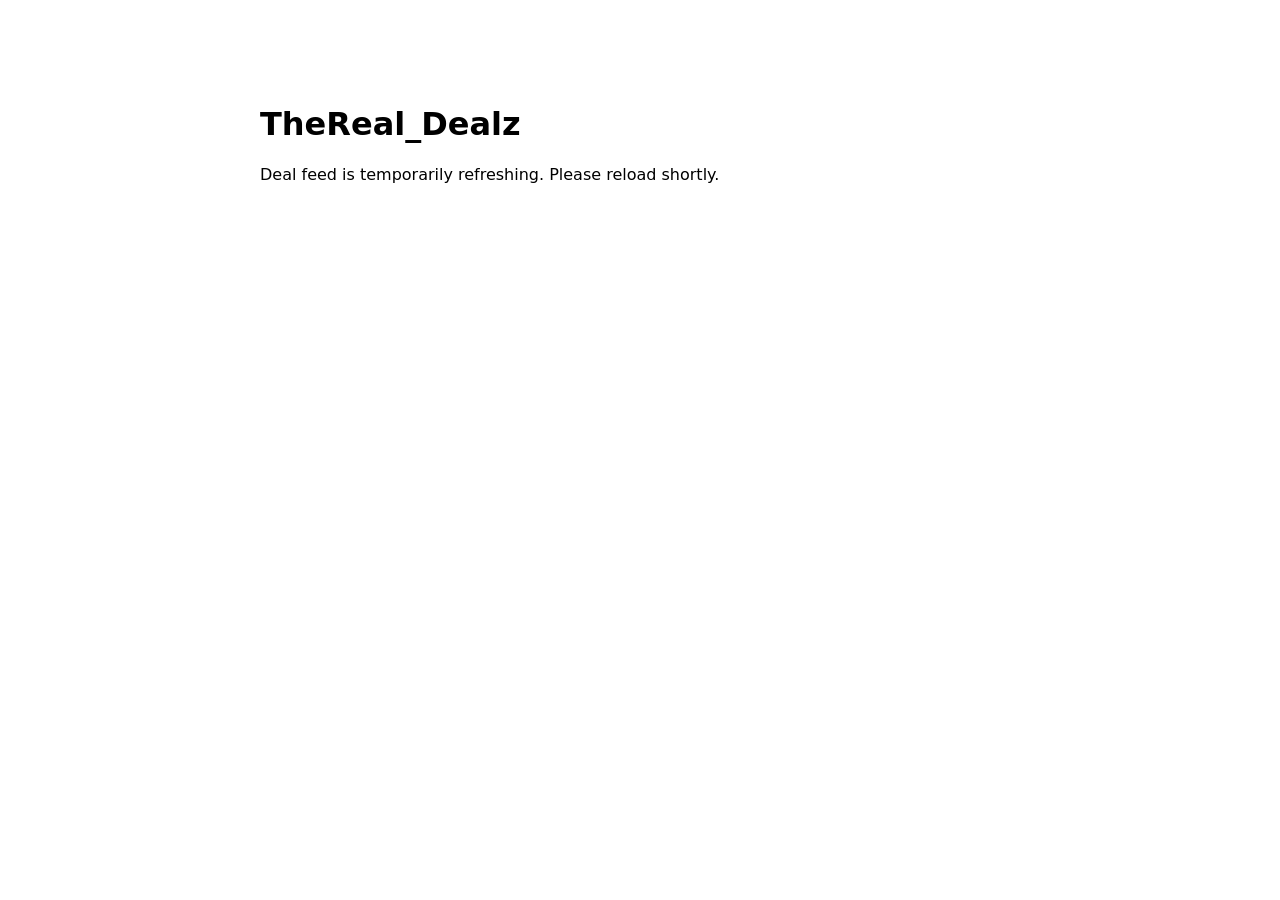
<file: index.html>
<!doctype html><html lang="en"><head><meta charset="utf-8"><meta name="viewport" content="width=device-width,initial-scale=1"><meta name="therealdealz-build" content="2026.09.24.42"><title>TheReal_Dealz</title></head><body><script>(async()=>{try{let h=await fetch('https://raw.githubusercontent.com/Bargain-Depot/TheRealDealz/33301b6383f3a83d1c59877f0e392c2bd9b130d7/index.html',{cache:'no-store'}).then(r=>{if(!r.ok)throw Error(r.status);return r.text()});h=h.replaceAll('data/posts.js?v=20260919-36','data/posts.js?v=20260924-42').replace('therealdealz-build\" content=\"2026.09.19.36','therealdealz-build\" content=\"2026.09.24.42');document.open();document.write(h);document.close()}catch(e){document.body.innerHTML='<main style="max-width:760px;margin:60px auto;padding:24px;font-family:system-ui"><h1>TheReal_Dealz</h1><p>Deal feed is temporarily refreshing. Please reload shortly.</p></main>'}})();</script></body></html>
</file>
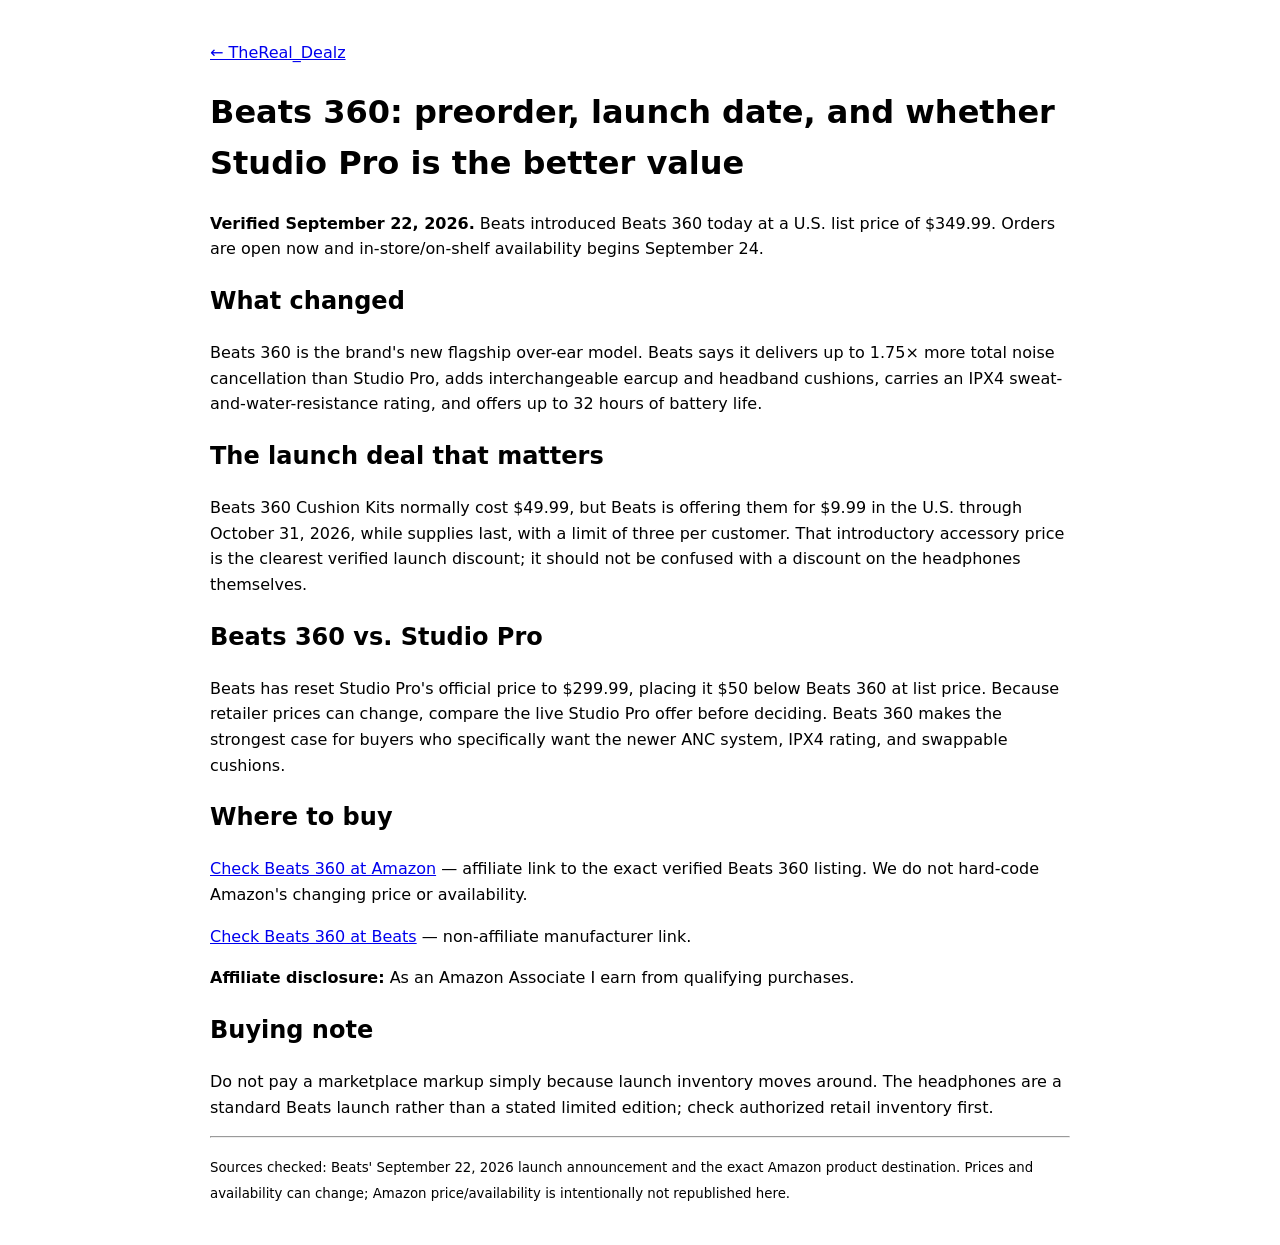
<file: articles/beats-360-launch-guide.html>
<!doctype html><html lang="en"><head><meta charset="utf-8"><meta name="viewport" content="width=device-width,initial-scale=1"><title>Beats 360: preorder, launch date, and Studio Pro value check | TheReal_Dealz</title><meta name="description" content="Verified Beats 360 launch details, exact Amazon listing, launch timing, cushion-kit promotion, and the Studio Pro value question."></head><body><main style="max-width:860px;margin:40px auto;padding:0 20px;font-family:system-ui;line-height:1.6"><p><a href="../index.html">← TheReal_Dealz</a></p><h1>Beats 360: preorder, launch date, and whether Studio Pro is the better value</h1><p><strong>Verified September 22, 2026.</strong> Beats introduced Beats 360 today at a U.S. list price of $349.99. Orders are open now and in-store/on-shelf availability begins September 24.</p><h2>What changed</h2><p>Beats 360 is the brand's new flagship over-ear model. Beats says it delivers up to 1.75× more total noise cancellation than Studio Pro, adds interchangeable earcup and headband cushions, carries an IPX4 sweat-and-water-resistance rating, and offers up to 32 hours of battery life.</p><h2>The launch deal that matters</h2><p>Beats 360 Cushion Kits normally cost $49.99, but Beats is offering them for $9.99 in the U.S. through October 31, 2026, while supplies last, with a limit of three per customer. That introductory accessory price is the clearest verified launch discount; it should not be confused with a discount on the headphones themselves.</p><h2>Beats 360 vs. Studio Pro</h2><p>Beats has reset Studio Pro's official price to $299.99, placing it $50 below Beats 360 at list price. Because retailer prices can change, compare the live Studio Pro offer before deciding. Beats 360 makes the strongest case for buyers who specifically want the newer ANC system, IPX4 rating, and swappable cushions.</p><h2>Where to buy</h2><p><a href="https://www.amazon.com/dp/B0HD8TP8D4/ref=nosim?tag=therealdea0cb-20" rel="sponsored nofollow">Check Beats 360 at Amazon</a> — affiliate link to the exact verified Beats 360 listing. We do not hard-code Amazon's changing price or availability.</p><p><a href="https://www.beatsbydre.com/headphones/beats-360" rel="nofollow">Check Beats 360 at Beats</a> — non-affiliate manufacturer link.</p><p><strong>Affiliate disclosure:</strong> As an Amazon Associate I earn from qualifying purchases.</p><h2>Buying note</h2><p>Do not pay a marketplace markup simply because launch inventory moves around. The headphones are a standard Beats launch rather than a stated limited edition; check authorized retail inventory first.</p><hr><p><small>Sources checked: Beats' September 22, 2026 launch announcement and the exact Amazon product destination. Prices and availability can change; Amazon price/availability is intentionally not republished here.</small></p></main></body></html>
</file>
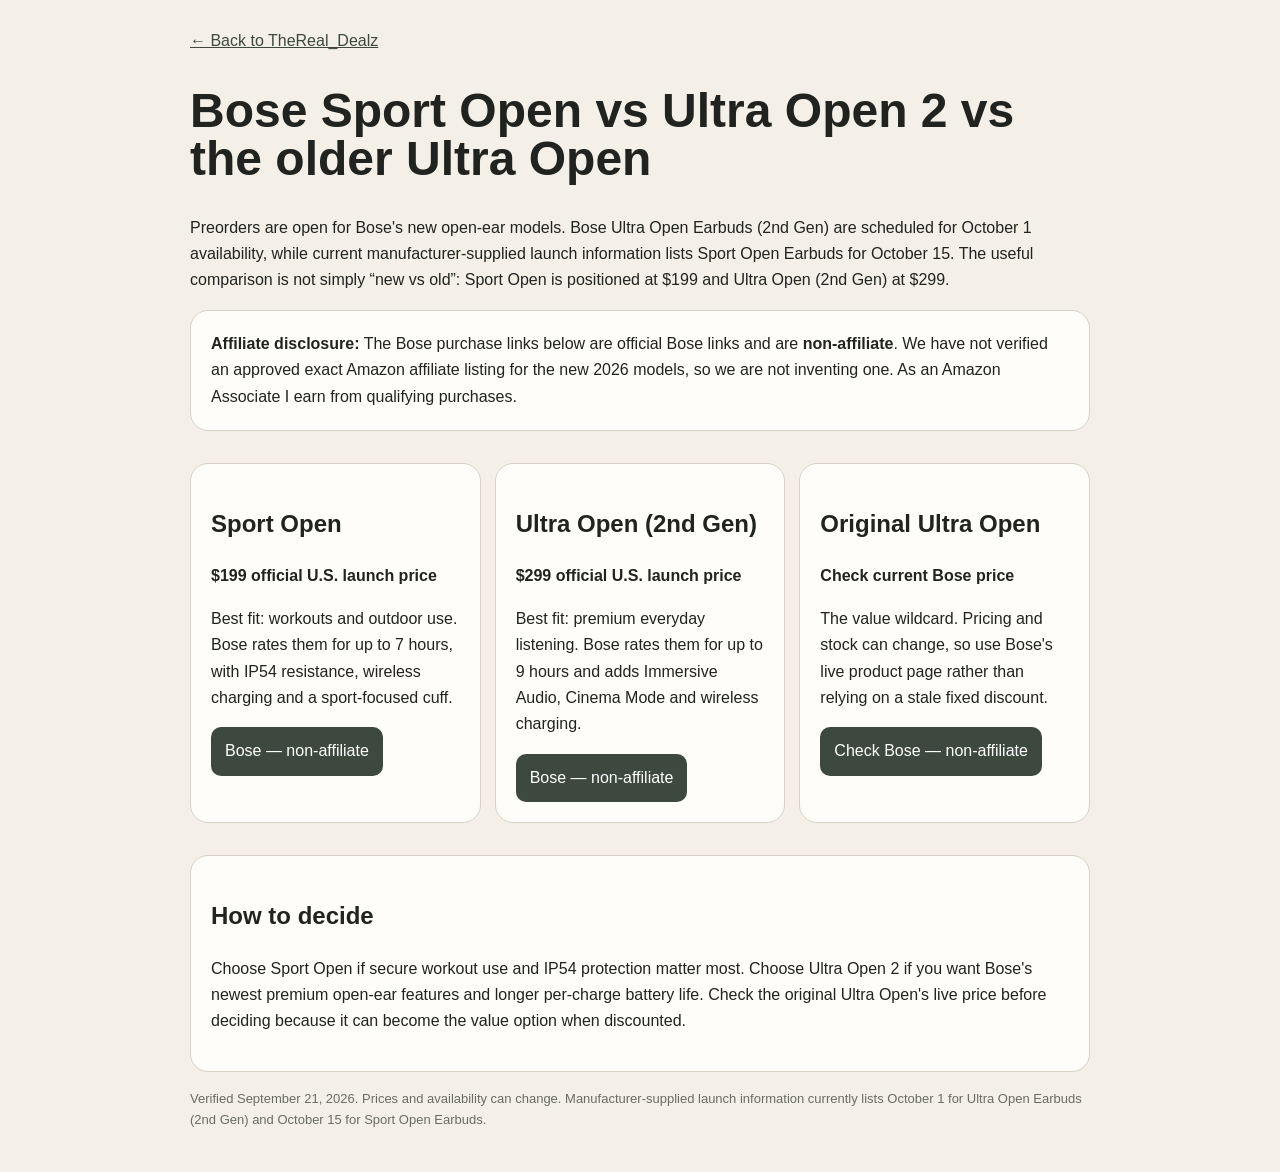
<file: articles/bose-open-ear-2026-comparison.html>
<!doctype html><html lang="en"><head><meta charset="utf-8"><meta name="viewport" content="width=device-width,initial-scale=1"><title>Bose Sport Open vs Ultra Open 2 vs Ultra Open | TheReal_Dealz</title><style>body{font-family:Arial,sans-serif;max-width:900px;margin:auto;padding:28px;background:#f4f0e8;color:#20231f;line-height:1.65}a{color:#3d493f}h1{font-size:48px;line-height:1}.card{background:#fffdf9;border:1px solid #d8d1c5;border-radius:18px;padding:20px;margin:16px 0}.grid{display:grid;grid-template-columns:repeat(3,1fr);gap:14px}.cta{display:inline-block;padding:11px 14px;background:#3d493f;color:white;text-decoration:none;border-radius:10px}.note{font-size:13px;color:#686c65}@media(max-width:700px){.grid{grid-template-columns:1fr}h1{font-size:38px}}</style></head><body><a href="../index.html">← Back to TheReal_Dealz</a><h1>Bose Sport Open vs Ultra Open 2 vs the older Ultra Open</h1><p>Preorders are open for Bose's new open-ear models. Bose Ultra Open Earbuds (2nd Gen) are scheduled for October 1 availability, while current manufacturer-supplied launch information lists Sport Open Earbuds for October 15. The useful comparison is not simply “new vs old”: Sport Open is positioned at $199 and Ultra Open (2nd Gen) at $299.</p><div class="card"><strong>Affiliate disclosure:</strong> The Bose purchase links below are official Bose links and are <strong>non-affiliate</strong>. We have not verified an approved exact Amazon affiliate listing for the new 2026 models, so we are not inventing one. As an Amazon Associate I earn from qualifying purchases.</div><div class="grid"><div class="card"><h2>Sport Open</h2><p><strong>$199 official U.S. launch price</strong></p><p>Best fit: workouts and outdoor use. Bose rates them for up to 7 hours, with IP54 resistance, wireless charging and a sport-focused cuff.</p><a class="cta" href="https://www.bose.com/c/earbuds/open" rel="noopener" target="_blank">Bose — non-affiliate</a></div><div class="card"><h2>Ultra Open (2nd Gen)</h2><p><strong>$299 official U.S. launch price</strong></p><p>Best fit: premium everyday listening. Bose rates them for up to 9 hours and adds Immersive Audio, Cinema Mode and wireless charging.</p><a class="cta" href="https://www.bose.com/c/earbuds/open" rel="noopener" target="_blank">Bose — non-affiliate</a></div><div class="card"><h2>Original Ultra Open</h2><p><strong>Check current Bose price</strong></p><p>The value wildcard. Pricing and stock can change, so use Bose's live product page rather than relying on a stale fixed discount.</p><a class="cta" href="https://www.bose.com/p/open-earbuds-ultra-open/bose-ultra-open-earbuds/ULT-HEADPHONEOPN-DWSD-WW.html" rel="noopener" target="_blank">Check Bose — non-affiliate</a></div></div><div class="card"><h2>How to decide</h2><p>Choose Sport Open if secure workout use and IP54 protection matter most. Choose Ultra Open 2 if you want Bose's newest premium open-ear features and longer per-charge battery life. Check the original Ultra Open's live price before deciding because it can become the value option when discounted.</p></div><p class="note">Verified September 21, 2026. Prices and availability can change. Manufacturer-supplied launch information currently lists October 1 for Ultra Open Earbuds (2nd Gen) and October 15 for Sport Open Earbuds.</p></body></html>
</file>
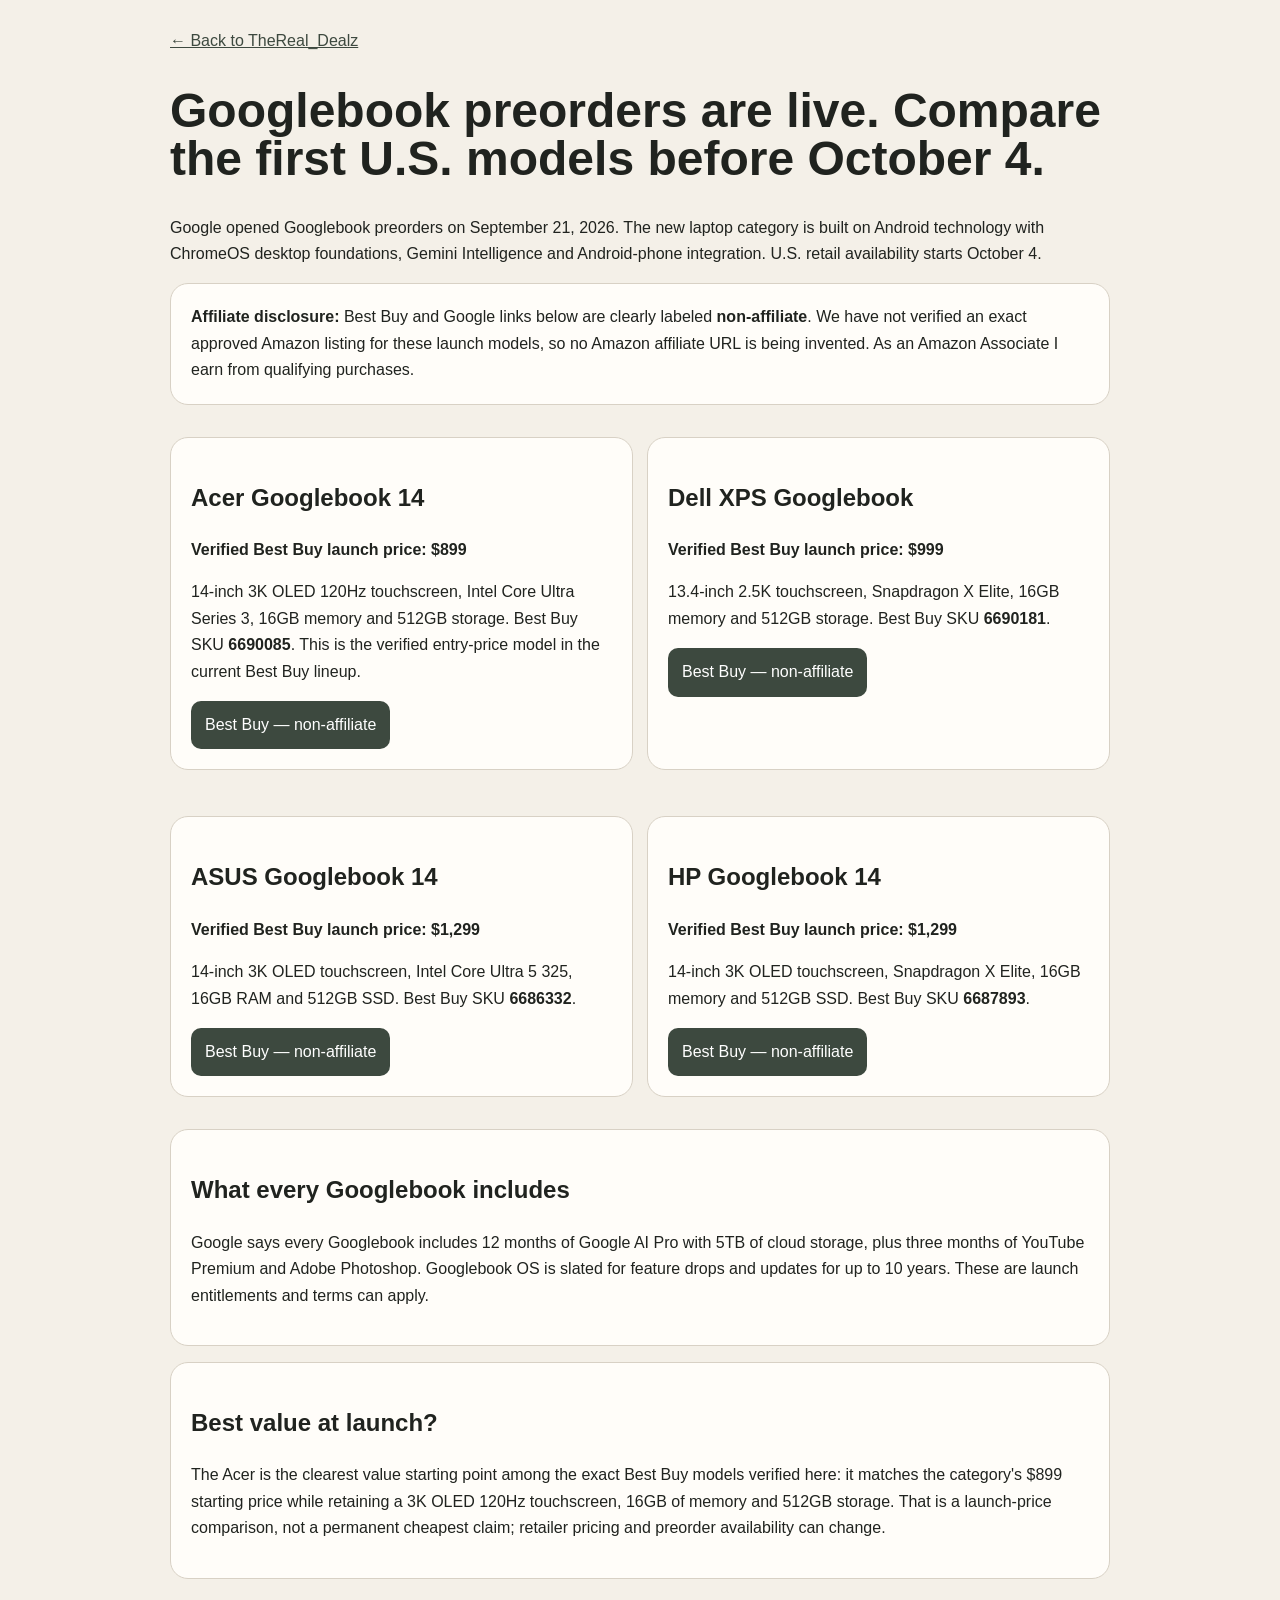
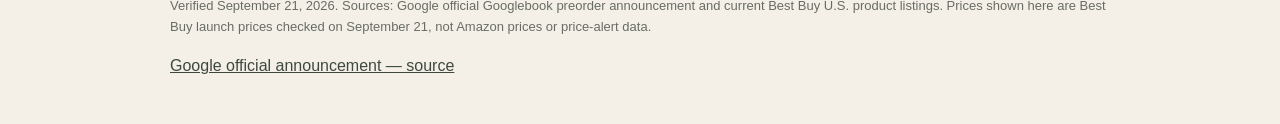
<file: articles/googlebook-preorder-guide.html>
<!doctype html><html lang="en"><head><meta charset="utf-8"><meta name="viewport" content="width=device-width,initial-scale=1"><meta name="description" content="Googlebook preorder guide comparing verified U.S. launch models and Best Buy listings before the October 4 release."><title>Googlebook Preorders: Compare the First U.S. Models | TheReal_Dealz</title><style>body{font-family:Arial,sans-serif;max-width:940px;margin:auto;padding:28px;background:#f4f0e8;color:#20231f;line-height:1.65}a{color:#3d493f}h1{font-size:48px;line-height:1}.card{background:#fffdf9;border:1px solid #d8d1c5;border-radius:18px;padding:20px;margin:16px 0}.grid{display:grid;grid-template-columns:repeat(2,1fr);gap:14px}.cta{display:inline-block;padding:11px 14px;background:#3d493f;color:#fff;text-decoration:none;border-radius:10px}.note{font-size:13px;color:#686c65}@media(max-width:700px){.grid{grid-template-columns:1fr}h1{font-size:38px}}</style></head><body><a href="../index.html">← Back to TheReal_Dealz</a><h1>Googlebook preorders are live. Compare the first U.S. models before October 4.</h1><p>Google opened Googlebook preorders on September 21, 2026. The new laptop category is built on Android technology with ChromeOS desktop foundations, Gemini Intelligence and Android-phone integration. U.S. retail availability starts October 4.</p><div class="card"><strong>Affiliate disclosure:</strong> Best Buy and Google links below are clearly labeled <strong>non-affiliate</strong>. We have not verified an exact approved Amazon listing for these launch models, so no Amazon affiliate URL is being invented. As an Amazon Associate I earn from qualifying purchases.</div><div class="grid"><div class="card"><h2>Acer Googlebook 14</h2><p><strong>Verified Best Buy launch price: $899</strong></p><p>14-inch 3K OLED 120Hz touchscreen, Intel Core Ultra Series 3, 16GB memory and 512GB storage. Best Buy SKU <strong>6690085</strong>. This is the verified entry-price model in the current Best Buy lineup.</p><a class="cta" href="https://www.bestbuy.com/product/acer-googlebook-14-laptop-14-3k-oled-120hz-touch-intel-core-ultra-series-3-2026-16gb-memory-512gb-storage-elemental-blue/JJ8V8HLZP2/sku/6690085" target="_blank" rel="noopener">Best Buy — non-affiliate</a></div><div class="card"><h2>Dell XPS Googlebook</h2><p><strong>Verified Best Buy launch price: $999</strong></p><p>13.4-inch 2.5K touchscreen, Snapdragon X Elite, 16GB memory and 512GB storage. Best Buy SKU <strong>6690181</strong>.</p><a class="cta" href="https://www.bestbuy.com/product/dell-xps-googlebook-13-4-2-5k-touchscreen-laptop-snapdragon-x-elite-x1e-80-100-2024-16gb-memory-512gb-storage-shimmer/J3K4L6QQFC/sku/6690181" target="_blank" rel="noopener">Best Buy — non-affiliate</a></div><div class="card"><h2>ASUS Googlebook 14</h2><p><strong>Verified Best Buy launch price: $1,299</strong></p><p>14-inch 3K OLED touchscreen, Intel Core Ultra 5 325, 16GB RAM and 512GB SSD. Best Buy SKU <strong>6686332</strong>.</p><a class="cta" href="https://www.bestbuy.com/product/misc/JJGHGST42S/sku/6686332" target="_blank" rel="noopener">Best Buy — non-affiliate</a></div><div class="card"><h2>HP Googlebook 14</h2><p><strong>Verified Best Buy launch price: $1,299</strong></p><p>14-inch 3K OLED touchscreen, Snapdragon X Elite, 16GB memory and 512GB SSD. Best Buy SKU <strong>6687893</strong>.</p><a class="cta" href="https://www.bestbuy.com/product/hp-14-3k-oled-touchscreen-googlebook-snapdragon-x-elite-16gb-memory-512gb-ssd-atmospheric-blue/J3PPHVH9QX/sku/6687893" target="_blank" rel="noopener">Best Buy — non-affiliate</a></div></div><div class="card"><h2>What every Googlebook includes</h2><p>Google says every Googlebook includes 12 months of Google AI Pro with 5TB of cloud storage, plus three months of YouTube Premium and Adobe Photoshop. Googlebook OS is slated for feature drops and updates for up to 10 years. These are launch entitlements and terms can apply.</p></div><div class="card"><h2>Best value at launch?</h2><p>The Acer is the clearest value starting point among the exact Best Buy models verified here: it matches the category's $899 starting price while retaining a 3K OLED 120Hz touchscreen, 16GB of memory and 512GB storage. That is a launch-price comparison, not a permanent cheapest claim; retailer pricing and preorder availability can change.</p></div><p class="note">Verified September 21, 2026. Sources: Google official Googlebook preorder announcement and current Best Buy U.S. product listings. Prices shown here are Best Buy launch prices checked on September 21, not Amazon prices or price-alert data.</p><p><a href="https://blog.google/products-and-platforms/devices/googlebook/pre-order-googlebook/" target="_blank" rel="noopener">Google official announcement — source</a></p></body></html>
</file>
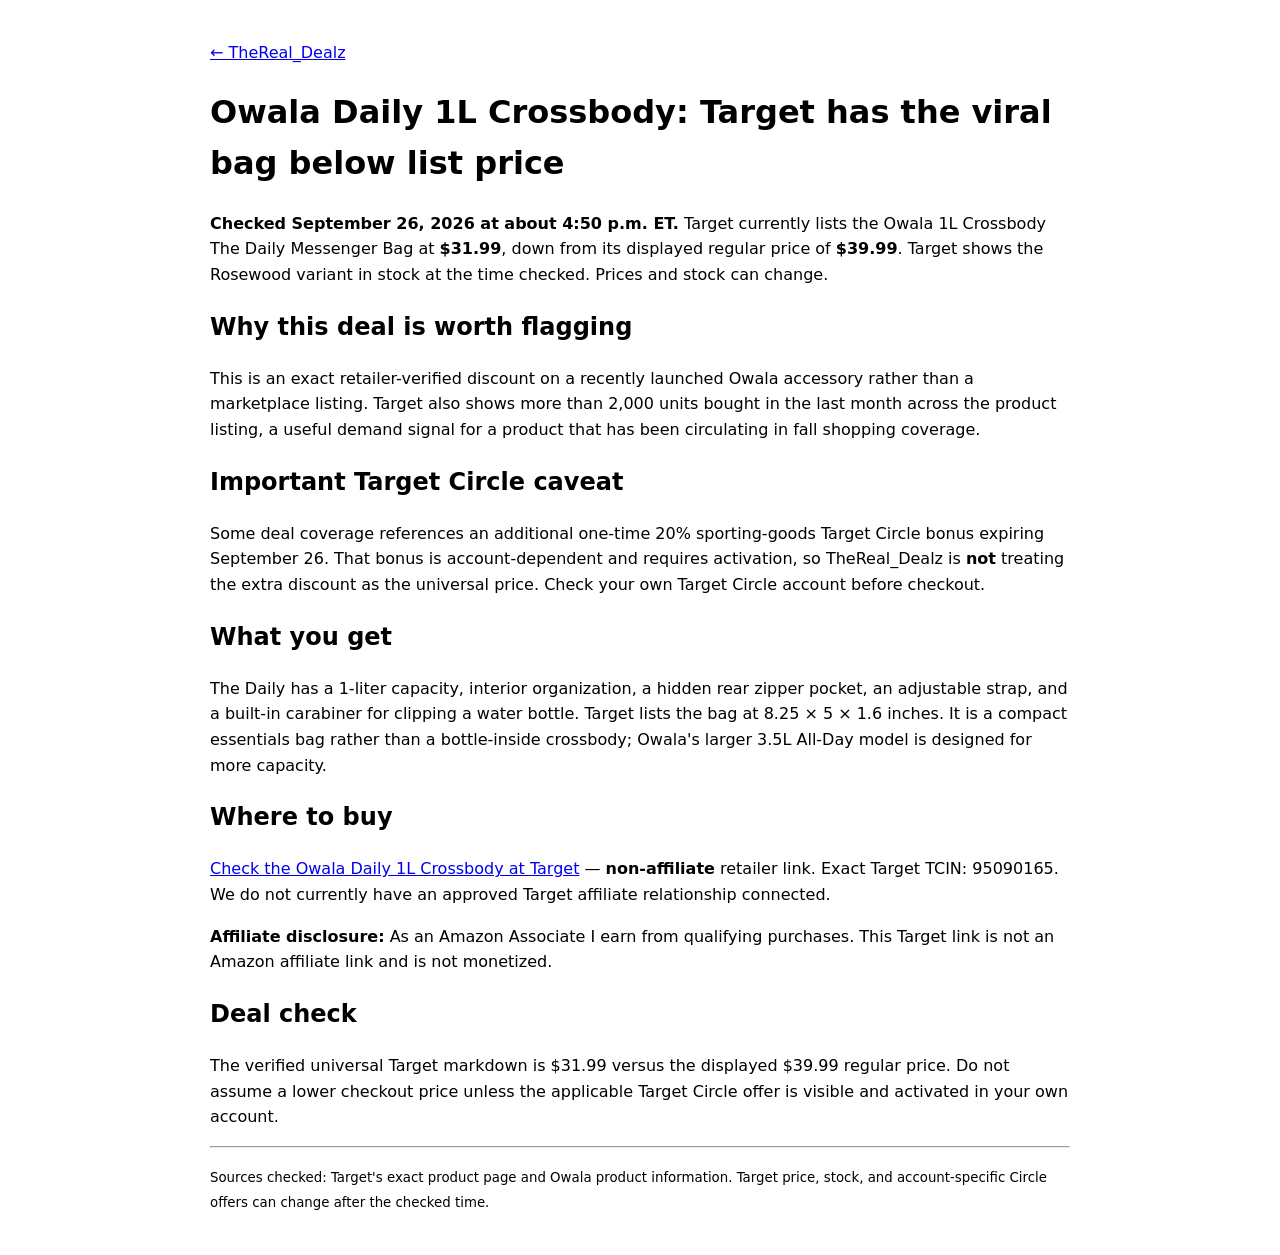
<file: articles/owala-daily-crossbody-target-deal.html>
<!doctype html><html lang="en"><head><meta charset="utf-8"><meta name="viewport" content="width=device-width,initial-scale=1"><title>Owala Daily Crossbody deal at Target: verified price and Circle caveat | TheReal_Dealz</title><meta name="description" content="Verified Target deal on the Owala Daily 1L Crossbody, including the current sale price, Target Circle caveat, exact product identifier, and what the bag fits."></head><body><main style="max-width:860px;margin:40px auto;padding:0 20px;font-family:system-ui;line-height:1.6"><p><a href="../index.html">← TheReal_Dealz</a></p><h1>Owala Daily 1L Crossbody: Target has the viral bag below list price</h1><p><strong>Checked September 26, 2026 at about 4:50 p.m. ET.</strong> Target currently lists the Owala 1L Crossbody The Daily Messenger Bag at <strong>$31.99</strong>, down from its displayed regular price of <strong>$39.99</strong>. Target shows the Rosewood variant in stock at the time checked. Prices and stock can change.</p><h2>Why this deal is worth flagging</h2><p>This is an exact retailer-verified discount on a recently launched Owala accessory rather than a marketplace listing. Target also shows more than 2,000 units bought in the last month across the product listing, a useful demand signal for a product that has been circulating in fall shopping coverage.</p><h2>Important Target Circle caveat</h2><p>Some deal coverage references an additional one-time 20% sporting-goods Target Circle bonus expiring September 26. That bonus is account-dependent and requires activation, so TheReal_Dealz is <strong>not</strong> treating the extra discount as the universal price. Check your own Target Circle account before checkout.</p><h2>What you get</h2><p>The Daily has a 1-liter capacity, interior organization, a hidden rear zipper pocket, an adjustable strap, and a built-in carabiner for clipping a water bottle. Target lists the bag at 8.25 × 5 × 1.6 inches. It is a compact essentials bag rather than a bottle-inside crossbody; Owala's larger 3.5L All-Day model is designed for more capacity.</p><h2>Where to buy</h2><p><a href="https://www.target.com/p/-/A-95090165" rel="nofollow">Check the Owala Daily 1L Crossbody at Target</a> — <strong>non-affiliate</strong> retailer link. Exact Target TCIN: 95090165. We do not currently have an approved Target affiliate relationship connected.</p><p><strong>Affiliate disclosure:</strong> As an Amazon Associate I earn from qualifying purchases. This Target link is not an Amazon affiliate link and is not monetized.</p><h2>Deal check</h2><p>The verified universal Target markdown is $31.99 versus the displayed $39.99 regular price. Do not assume a lower checkout price unless the applicable Target Circle offer is visible and activated in your own account.</p><hr><p><small>Sources checked: Target's exact product page and Owala product information. Target price, stock, and account-specific Circle offers can change after the checked time.</small></p></main></body></html>
</file>
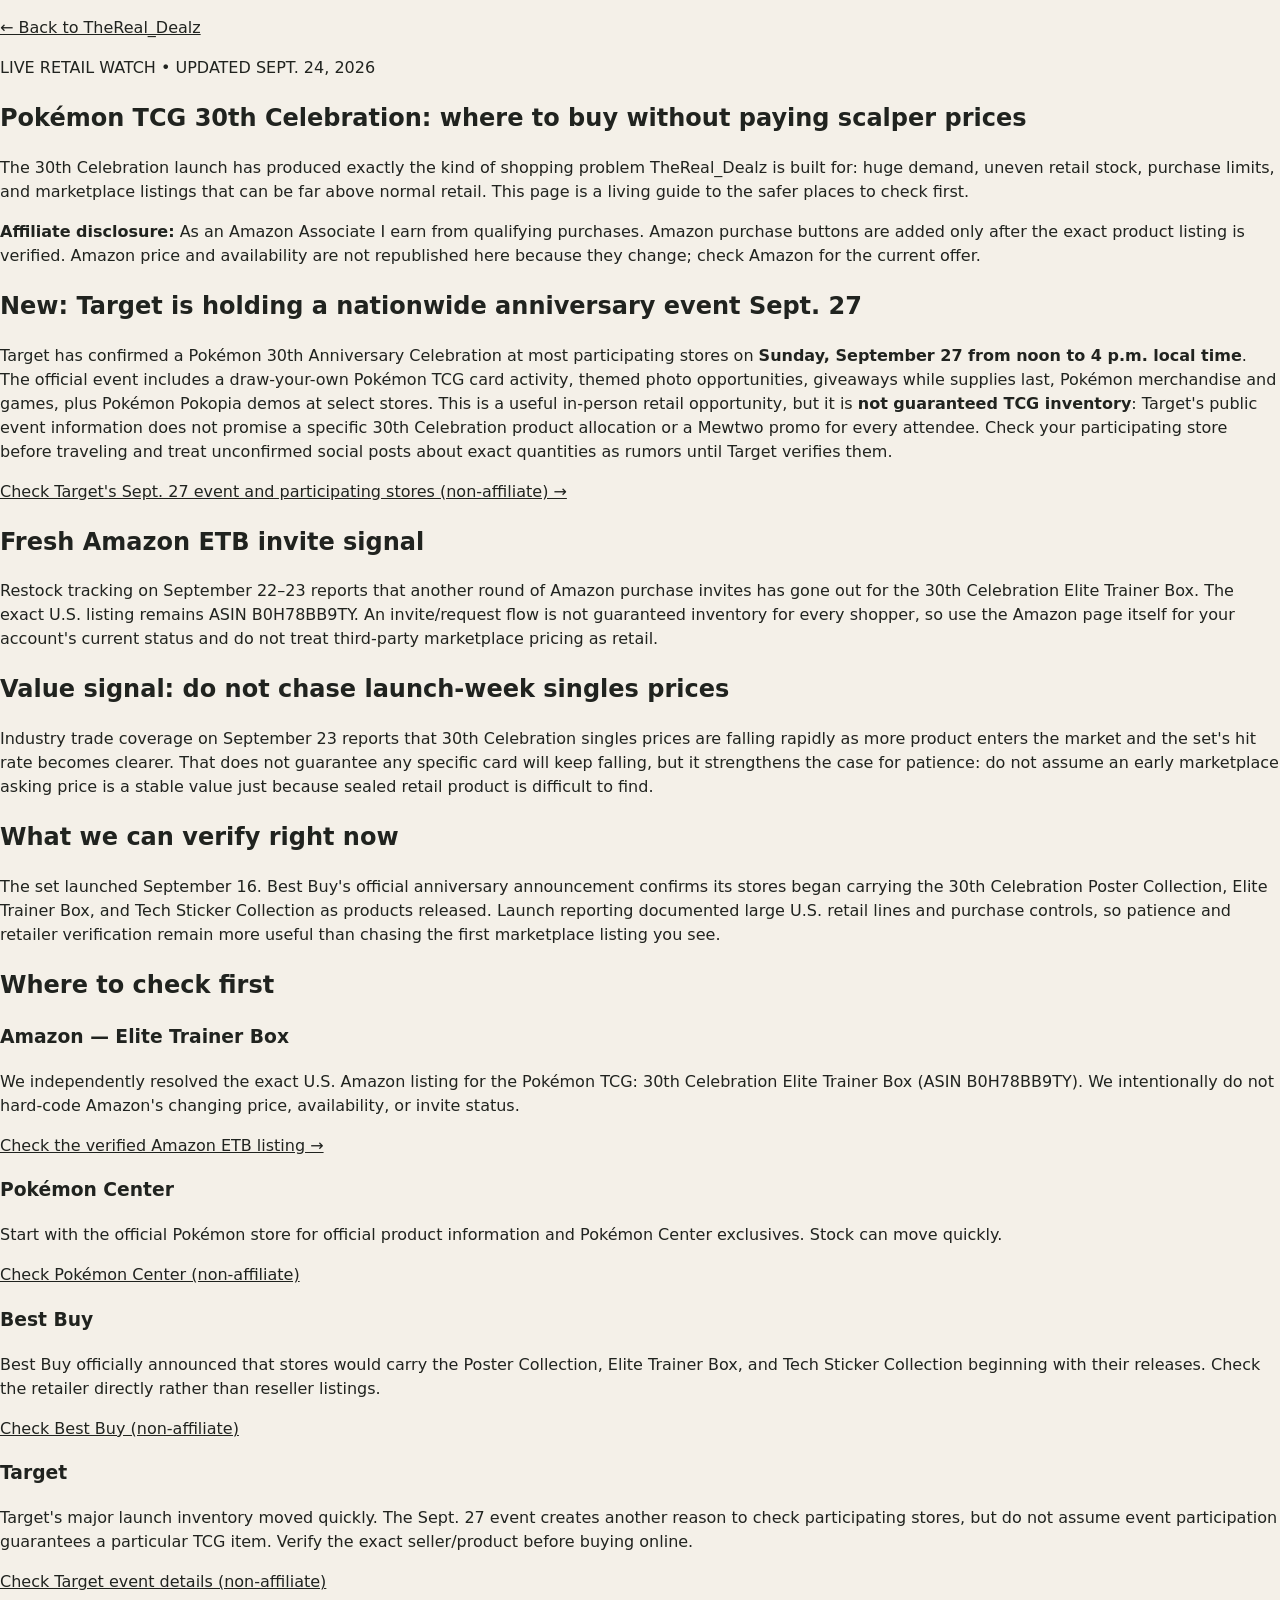
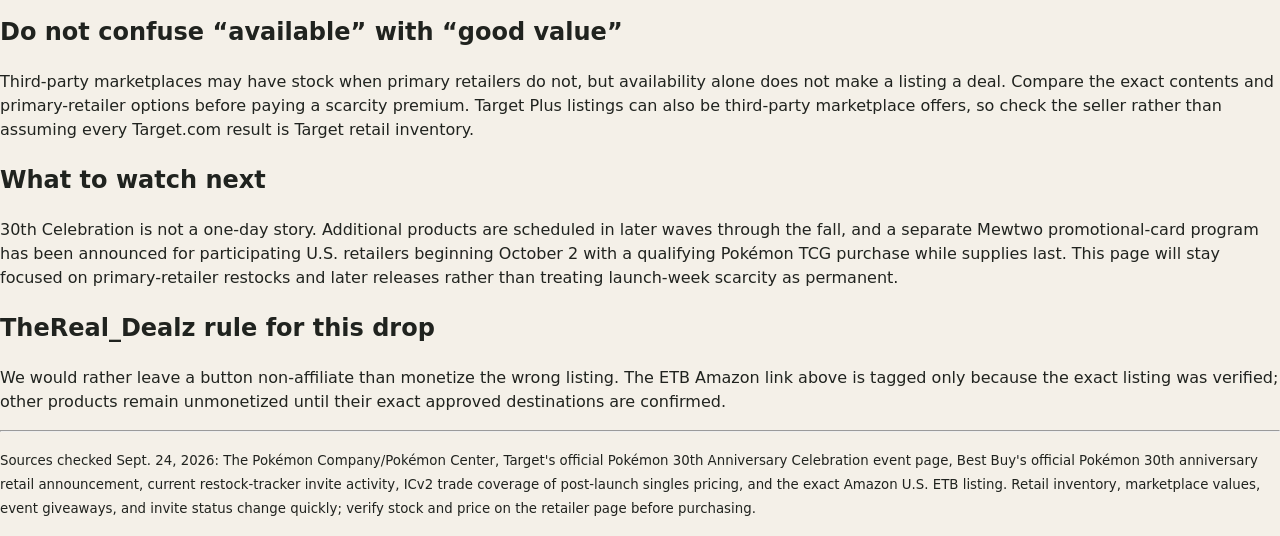
<file: articles/pokemon-30th-where-to-buy.html>
<!doctype html><html lang="en"><head><meta charset="utf-8"><meta name="viewport" content="width=device-width,initial-scale=1"><title>Pokémon TCG 30th Celebration: Where to Buy Without Paying Scalper Prices | TheReal_Dealz</title><meta name="description" content="A living U.S. retail guide for Pokémon TCG 30th Celebration: where to check official stock, how to avoid inflated marketplace listings, and what to watch next."><link rel="stylesheet" href="../styles.css"></head><body><main class="article-shell"><p><a href="../index.html">← Back to TheReal_Dealz</a></p><article><p class="eyebrow">LIVE RETAIL WATCH • UPDATED SEPT. 24, 2026</p><h1>Pokémon TCG 30th Celebration: where to buy without paying scalper prices</h1><p>The 30th Celebration launch has produced exactly the kind of shopping problem TheReal_Dealz is built for: huge demand, uneven retail stock, purchase limits, and marketplace listings that can be far above normal retail. This page is a living guide to the safer places to check first.</p><p><strong>Affiliate disclosure:</strong> As an Amazon Associate I earn from qualifying purchases. Amazon purchase buttons are added only after the exact product listing is verified. Amazon price and availability are not republished here because they change; check Amazon for the current offer.</p><h2>New: Target is holding a nationwide anniversary event Sept. 27</h2><p>Target has confirmed a Pokémon 30th Anniversary Celebration at most participating stores on <strong>Sunday, September 27 from noon to 4 p.m. local time</strong>. The official event includes a draw-your-own Pokémon TCG card activity, themed photo opportunities, giveaways while supplies last, Pokémon merchandise and games, plus Pokémon Pokopia demos at select stores. This is a useful in-person retail opportunity, but it is <strong>not guaranteed TCG inventory</strong>: Target's public event information does not promise a specific 30th Celebration product allocation or a Mewtwo promo for every attendee. Check your participating store before traveling and treat unconfirmed social posts about exact quantities as rumors until Target verifies them.</p><p><a href="https://www.target.com/c/pokemon-30th-anniversary-celebration/-/N-jtsau" rel="nofollow noopener" target="_blank">Check Target's Sept. 27 event and participating stores (non-affiliate) →</a></p><h2>Fresh Amazon ETB invite signal</h2><p>Restock tracking on September 22–23 reports that another round of Amazon purchase invites has gone out for the 30th Celebration Elite Trainer Box. The exact U.S. listing remains ASIN B0H78BB9TY. An invite/request flow is not guaranteed inventory for every shopper, so use the Amazon page itself for your account's current status and do not treat third-party marketplace pricing as retail.</p><h2>Value signal: do not chase launch-week singles prices</h2><p>Industry trade coverage on September 23 reports that 30th Celebration singles prices are falling rapidly as more product enters the market and the set's hit rate becomes clearer. That does not guarantee any specific card will keep falling, but it strengthens the case for patience: do not assume an early marketplace asking price is a stable value just because sealed retail product is difficult to find.</p><h2>What we can verify right now</h2><p>The set launched September 16. Best Buy's official anniversary announcement confirms its stores began carrying the 30th Celebration Poster Collection, Elite Trainer Box, and Tech Sticker Collection as products released. Launch reporting documented large U.S. retail lines and purchase controls, so patience and retailer verification remain more useful than chasing the first marketplace listing you see.</p><h2>Where to check first</h2><div class="deal-grid"><section class="deal-card"><h3>Amazon — Elite Trainer Box</h3><p>We independently resolved the exact U.S. Amazon listing for the Pokémon TCG: 30th Celebration Elite Trainer Box (ASIN B0H78BB9TY). We intentionally do not hard-code Amazon's changing price, availability, or invite status.</p><p><a href="https://www.amazon.com/dp/B0H78BB9TY/ref=nosim?tag=therealdea0cb-20" rel="sponsored noopener" target="_blank">Check the verified Amazon ETB listing →</a></p></section><section class="deal-card"><h3>Pokémon Center</h3><p>Start with the official Pokémon store for official product information and Pokémon Center exclusives. Stock can move quickly.</p><p><a href="https://www.pokemoncenter.com/" rel="nofollow noopener" target="_blank">Check Pokémon Center (non-affiliate)</a></p></section><section class="deal-card"><h3>Best Buy</h3><p>Best Buy officially announced that stores would carry the Poster Collection, Elite Trainer Box, and Tech Sticker Collection beginning with their releases. Check the retailer directly rather than reseller listings.</p><p><a href="https://www.bestbuy.com/" rel="nofollow noopener" target="_blank">Check Best Buy (non-affiliate)</a></p></section><section class="deal-card"><h3>Target</h3><p>Target's major launch inventory moved quickly. The Sept. 27 event creates another reason to check participating stores, but do not assume event participation guarantees a particular TCG item. Verify the exact seller/product before buying online.</p><p><a href="https://www.target.com/c/pokemon-30th-anniversary-celebration/-/N-jtsau" rel="nofollow noopener" target="_blank">Check Target event details (non-affiliate)</a></p></section></div><h2>Do not confuse “available” with “good value”</h2><p>Third-party marketplaces may have stock when primary retailers do not, but availability alone does not make a listing a deal. Compare the exact contents and primary-retailer options before paying a scarcity premium. Target Plus listings can also be third-party marketplace offers, so check the seller rather than assuming every Target.com result is Target retail inventory.</p><h2>What to watch next</h2><p>30th Celebration is not a one-day story. Additional products are scheduled in later waves through the fall, and a separate Mewtwo promotional-card program has been announced for participating U.S. retailers beginning October 2 with a qualifying Pokémon TCG purchase while supplies last. This page will stay focused on primary-retailer restocks and later releases rather than treating launch-week scarcity as permanent.</p><h2>TheReal_Dealz rule for this drop</h2><p>We would rather leave a button non-affiliate than monetize the wrong listing. The ETB Amazon link above is tagged only because the exact listing was verified; other products remain unmonetized until their exact approved destinations are confirmed.</p><hr><p><small>Sources checked Sept. 24, 2026: The Pokémon Company/Pokémon Center, Target's official Pokémon 30th Anniversary Celebration event page, Best Buy's official Pokémon 30th anniversary retail announcement, current restock-tracker invite activity, ICv2 trade coverage of post-launch singles pricing, and the exact Amazon U.S. ETB listing. Retail inventory, marketplace values, event giveaways, and invite status change quickly; verify stock and price on the retailer page before purchasing.</small></p></article></main></body></html>
</file>
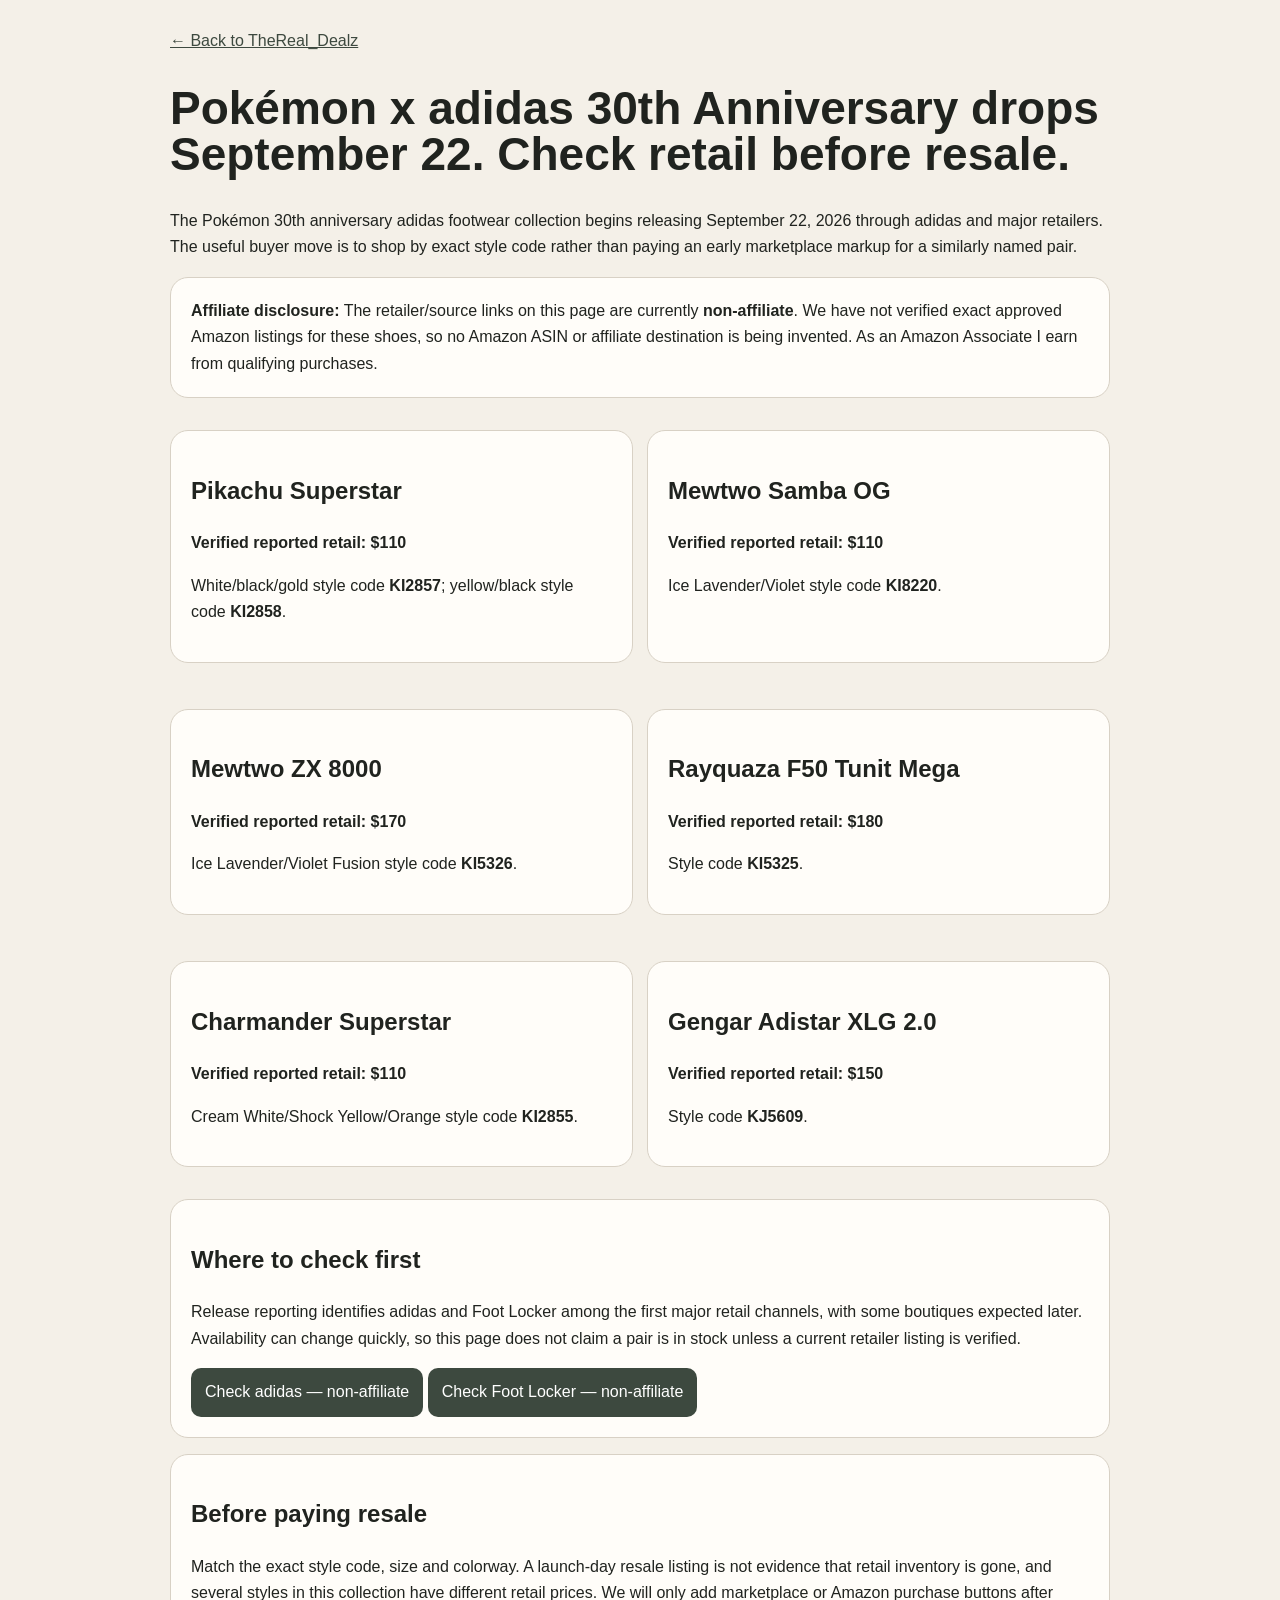
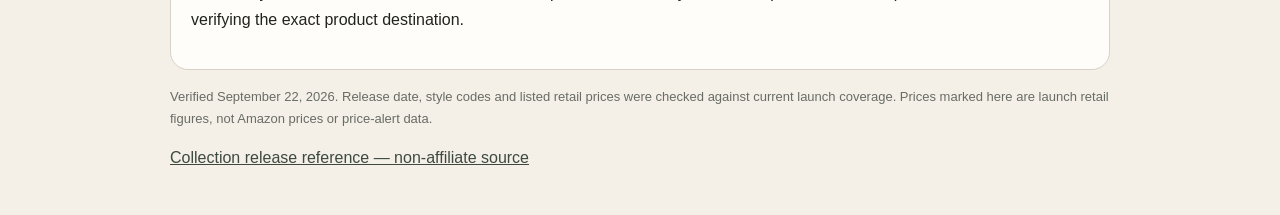
<file: articles/pokemon-adidas-30th-where-to-buy.html>
<!doctype html><html lang="en"><head><meta charset="utf-8"><meta name="viewport" content="width=device-width,initial-scale=1"><meta name="description" content="Pokémon x adidas 30th anniversary release guide with verified U.S. launch date, style codes and retail prices where confirmed."><title>Pokémon x adidas 30th Anniversary: Where to Buy | TheReal_Dealz</title><style>body{font-family:Arial,sans-serif;max-width:940px;margin:auto;padding:28px;background:#f4f0e8;color:#20231f;line-height:1.65}a{color:#3d493f}h1{font-size:46px;line-height:1}.card{background:#fffdf9;border:1px solid #d8d1c5;border-radius:18px;padding:20px;margin:16px 0}.grid{display:grid;grid-template-columns:repeat(2,1fr);gap:14px}.cta{display:inline-block;padding:11px 14px;background:#3d493f;color:#fff;text-decoration:none;border-radius:10px}.note{font-size:13px;color:#686c65}@media(max-width:700px){.grid{grid-template-columns:1fr}h1{font-size:36px}}</style></head><body><a href="../index.html">← Back to TheReal_Dealz</a><h1>Pokémon x adidas 30th Anniversary drops September 22. Check retail before resale.</h1><p>The Pokémon 30th anniversary adidas footwear collection begins releasing September 22, 2026 through adidas and major retailers. The useful buyer move is to shop by exact style code rather than paying an early marketplace markup for a similarly named pair.</p><div class="card"><strong>Affiliate disclosure:</strong> The retailer/source links on this page are currently <strong>non-affiliate</strong>. We have not verified exact approved Amazon listings for these shoes, so no Amazon ASIN or affiliate destination is being invented. As an Amazon Associate I earn from qualifying purchases.</div><div class="grid"><div class="card"><h2>Pikachu Superstar</h2><p><strong>Verified reported retail: $110</strong></p><p>White/black/gold style code <strong>KI2857</strong>; yellow/black style code <strong>KI2858</strong>.</p></div><div class="card"><h2>Mewtwo Samba OG</h2><p><strong>Verified reported retail: $110</strong></p><p>Ice Lavender/Violet style code <strong>KI8220</strong>.</p></div><div class="card"><h2>Mewtwo ZX 8000</h2><p><strong>Verified reported retail: $170</strong></p><p>Ice Lavender/Violet Fusion style code <strong>KI5326</strong>.</p></div><div class="card"><h2>Rayquaza F50 Tunit Mega</h2><p><strong>Verified reported retail: $180</strong></p><p>Style code <strong>KI5325</strong>.</p></div><div class="card"><h2>Charmander Superstar</h2><p><strong>Verified reported retail: $110</strong></p><p>Cream White/Shock Yellow/Orange style code <strong>KI2855</strong>.</p></div><div class="card"><h2>Gengar Adistar XLG 2.0</h2><p><strong>Verified reported retail: $150</strong></p><p>Style code <strong>KJ5609</strong>.</p></div></div><div class="card"><h2>Where to check first</h2><p>Release reporting identifies adidas and Foot Locker among the first major retail channels, with some boutiques expected later. Availability can change quickly, so this page does not claim a pair is in stock unless a current retailer listing is verified.</p><a class="cta" href="https://www.adidas.com/us/" target="_blank" rel="noopener">Check adidas — non-affiliate</a> <a class="cta" href="https://www.footlocker.com/" target="_blank" rel="noopener">Check Foot Locker — non-affiliate</a></div><div class="card"><h2>Before paying resale</h2><p>Match the exact style code, size and colorway. A launch-day resale listing is not evidence that retail inventory is gone, and several styles in this collection have different retail prices. We will only add marketplace or Amazon purchase buttons after verifying the exact product destination.</p></div><p class="note">Verified September 22, 2026. Release date, style codes and listed retail prices were checked against current launch coverage. Prices marked here are launch retail figures, not Amazon prices or price-alert data.</p><p><a href="https://www.soleretriever.com/news/articles/adidas-pokemon-30-anniversary-collection-official-images" target="_blank" rel="noopener">Collection release reference — non-affiliate source</a></p></body></html>
</file>
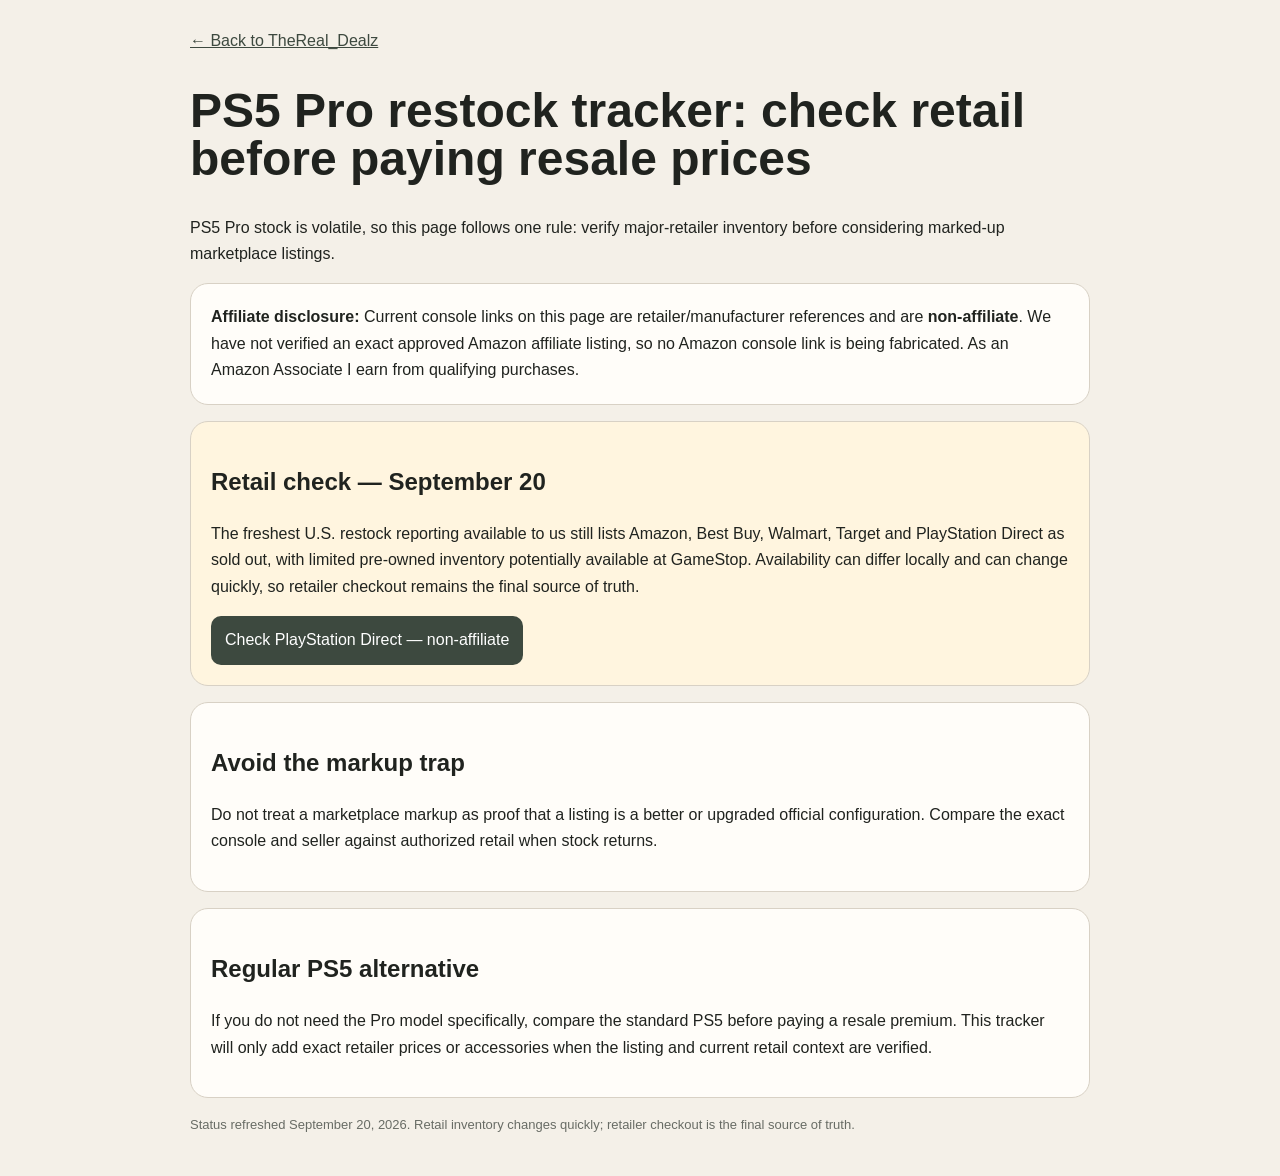
<file: articles/ps5-pro-restock-gta-vi.html>
<!doctype html><html lang="en"><head><meta charset="utf-8"><meta name="viewport" content="width=device-width,initial-scale=1"><title>PS5 Pro Restock Tracker Ahead of GTA VI | TheReal_Dealz</title><style>body{font-family:Arial,sans-serif;max-width:900px;margin:auto;padding:28px;background:#f4f0e8;color:#20231f;line-height:1.65}a{color:#3d493f}h1{font-size:48px;line-height:1}.card{background:#fffdf9;border:1px solid #d8d1c5;border-radius:18px;padding:20px;margin:16px 0}.cta{display:inline-block;padding:11px 14px;background:#3d493f;color:white;text-decoration:none;border-radius:10px}.warn{background:#fff5df}.note{font-size:13px;color:#686c65}@media(max-width:700px){h1{font-size:38px}}</style></head><body><a href="../index.html">← Back to TheReal_Dealz</a><h1>PS5 Pro restock tracker: check retail before paying resale prices</h1><p>PS5 Pro stock is volatile, so this page follows one rule: verify major-retailer inventory before considering marked-up marketplace listings.</p><div class="card"><strong>Affiliate disclosure:</strong> Current console links on this page are retailer/manufacturer references and are <strong>non-affiliate</strong>. We have not verified an exact approved Amazon affiliate listing, so no Amazon console link is being fabricated. As an Amazon Associate I earn from qualifying purchases.</div><div class="card warn"><h2>Retail check — September 20</h2><p>The freshest U.S. restock reporting available to us still lists Amazon, Best Buy, Walmart, Target and PlayStation Direct as sold out, with limited pre-owned inventory potentially available at GameStop. Availability can differ locally and can change quickly, so retailer checkout remains the final source of truth.</p><a class="cta" href="https://direct.playstation.com/en-us/buy-consoles/playstation5-pro-console-2-tb" target="_blank" rel="noopener">Check PlayStation Direct — non-affiliate</a></div><div class="card"><h2>Avoid the markup trap</h2><p>Do not treat a marketplace markup as proof that a listing is a better or upgraded official configuration. Compare the exact console and seller against authorized retail when stock returns.</p></div><div class="card"><h2>Regular PS5 alternative</h2><p>If you do not need the Pro model specifically, compare the standard PS5 before paying a resale premium. This tracker will only add exact retailer prices or accessories when the listing and current retail context are verified.</p></div><p class="note">Status refreshed September 20, 2026. Retail inventory changes quickly; retailer checkout is the final source of truth.</p></body></html>
</file>
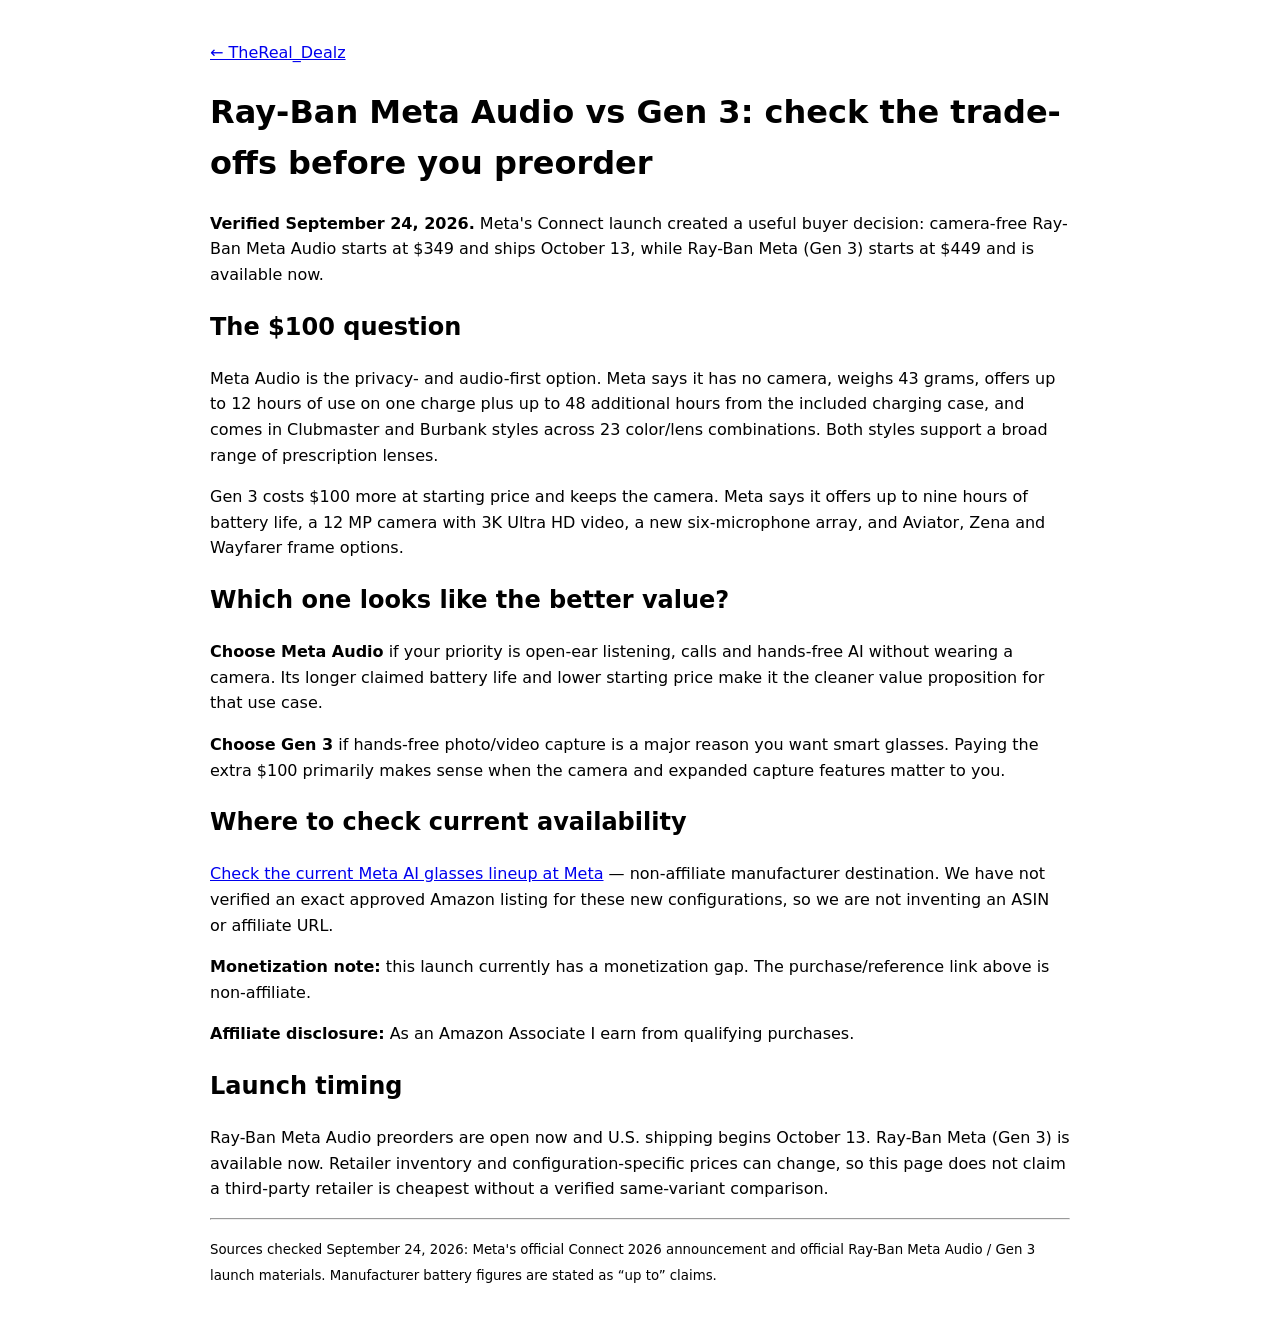
<file: articles/ray-ban-meta-audio-gen3-2026.html>
<!doctype html><html lang="en"><head><meta charset="utf-8"><meta name="viewport" content="width=device-width,initial-scale=1"><title>Ray-Ban Meta Audio vs Gen 3: which new AI glasses make sense? | TheReal_Dealz</title><meta name="description" content="Verified September 2026 Ray-Ban Meta Audio and Gen 3 launch details, preorder timing, prices, battery claims and value comparison."></head><body><main style="max-width:860px;margin:40px auto;padding:0 20px;font-family:system-ui;line-height:1.6"><p><a href="../index.html">← TheReal_Dealz</a></p><h1>Ray-Ban Meta Audio vs Gen 3: check the trade-offs before you preorder</h1><p><strong>Verified September 24, 2026.</strong> Meta's Connect launch created a useful buyer decision: camera-free Ray-Ban Meta Audio starts at $349 and ships October 13, while Ray-Ban Meta (Gen 3) starts at $449 and is available now.</p><h2>The $100 question</h2><p>Meta Audio is the privacy- and audio-first option. Meta says it has no camera, weighs 43 grams, offers up to 12 hours of use on one charge plus up to 48 additional hours from the included charging case, and comes in Clubmaster and Burbank styles across 23 color/lens combinations. Both styles support a broad range of prescription lenses.</p><p>Gen 3 costs $100 more at starting price and keeps the camera. Meta says it offers up to nine hours of battery life, a 12 MP camera with 3K Ultra HD video, a new six-microphone array, and Aviator, Zena and Wayfarer frame options.</p><h2>Which one looks like the better value?</h2><p><strong>Choose Meta Audio</strong> if your priority is open-ear listening, calls and hands-free AI without wearing a camera. Its longer claimed battery life and lower starting price make it the cleaner value proposition for that use case.</p><p><strong>Choose Gen 3</strong> if hands-free photo/video capture is a major reason you want smart glasses. Paying the extra $100 primarily makes sense when the camera and expanded capture features matter to you.</p><h2>Where to check current availability</h2><p><a href="https://www.meta.com/ai-glasses/" rel="nofollow">Check the current Meta AI glasses lineup at Meta</a> — non-affiliate manufacturer destination. We have not verified an exact approved Amazon listing for these new configurations, so we are not inventing an ASIN or affiliate URL.</p><p><strong>Monetization note:</strong> this launch currently has a monetization gap. The purchase/reference link above is non-affiliate.</p><p><strong>Affiliate disclosure:</strong> As an Amazon Associate I earn from qualifying purchases.</p><h2>Launch timing</h2><p>Ray-Ban Meta Audio preorders are open now and U.S. shipping begins October 13. Ray-Ban Meta (Gen 3) is available now. Retailer inventory and configuration-specific prices can change, so this page does not claim a third-party retailer is cheapest without a verified same-variant comparison.</p><hr><p><small>Sources checked September 24, 2026: Meta's official Connect 2026 announcement and official Ray-Ban Meta Audio / Gen 3 launch materials. Manufacturer battery figures are stated as “up to” claims.</small></p></main></body></html>
</file>
<file: styles.css>
:root{
  --bg:#f4f0e8;
  --surface:#fffdf9;
  --surface-2:#ece7dd;
  --surface-3:#ded8cc;
  --text:#20231f;
  --muted:#72766f;
  --muted-2:#92958e;
  --sage:#748071;
  --sage-dark:#3d493f;
  --sage-soft:#dfe5dc;
  --taupe:#a89683;
  --line:#ddd7cc;
  --line-strong:#cbc4b7;
  --shadow:0 16px 50px rgba(65,58,47,.08);
  --shadow-soft:0 8px 24px rgba(65,58,47,.05);
  --radius:24px;
  --radius-sm:16px;
  --header:72px;
}
*{box-sizing:border-box}
html{scroll-behavior:smooth}
body{margin:0;background:var(--bg);color:var(--text);font-family:Inter,system-ui,-apple-system,BlinkMacSystemFont,"Segoe UI",sans-serif;line-height:1.5;-webkit-font-smoothing:antialiased;padding-bottom:0}
button,input{font:inherit}
button{color:inherit}
a{color:inherit}
img{max-width:100%}
svg{fill:none;stroke:currentColor;stroke-width:1.8;stroke-linecap:round;stroke-linejoin:round}
.shell{width:min(1180px,calc(100% - 32px));margin:auto}
.hidden{display:none!important}
.announcement{height:31px;display:grid;place-items:center;background:#e8e3da;border-bottom:1px solid var(--line);color:#666a63;font-size:10px;letter-spacing:.14em;font-weight:800}
.site-header{height:var(--header);position:sticky;top:0;z-index:40;background:rgba(244,240,232,.88);backdrop-filter:blur(18px);border-bottom:1px solid rgba(203,196,183,.8)}
.header-inner{width:min(1180px,calc(100% - 32px));height:100%;margin:auto;display:grid;grid-template-columns:1fr auto 1fr;align-items:center;gap:28px}
.brand{justify-self:start;border:0;background:none;padding:0;font:800 23px/1 Manrope,Inter,sans-serif;letter-spacing:-1px;cursor:pointer}
.brand span{color:var(--sage-dark)}
.desktop-nav{display:flex;gap:6px}
.nav-link,.feed-tab{border:0;background:transparent;cursor:pointer}
.nav-link{padding:9px 11px;border-radius:10px;color:#6e726b;font-size:12px;font-weight:700}
.nav-link:hover,.nav-link.active{background:rgba(255,255,255,.72);color:var(--text)}
.header-actions{justify-self:end;display:flex;align-items:center;gap:8px}
.icon-button,.saved-button{height:39px;border:1px solid var(--line);background:rgba(255,255,255,.74);border-radius:999px;display:flex;align-items:center;justify-content:center;cursor:pointer}
.icon-button{width:39px}.icon-button svg{width:18px;height:18px}
.saved-button{padding:0 11px;gap:6px}.saved-button svg{width:17px;height:17px}.saved-count{min-width:16px;font-size:10px;font-weight:800;color:#676b64}
.home-intro{display:grid;grid-template-columns:minmax(0,1fr) 310px;align-items:end;gap:80px;padding:68px 0 44px}
.kicker{margin:0 0 10px;color:var(--sage-dark);font-size:10px;font-weight:800;letter-spacing:.16em;text-transform:uppercase}
.home-intro h1,.page-head h2{margin:0;font-family:Manrope,Inter,sans-serif;letter-spacing:-.05em}
.home-intro h1{max-width:820px;font-size:clamp(48px,7vw,88px);line-height:.98;font-weight:800}
.home-intro h1 span{color:var(--sage-dark)}
.intro-copy{max-width:650px;margin:22px 0 0;color:var(--muted);font-size:17px;line-height:1.65}
.intro-note{align-self:end;border:1px solid var(--line);background:rgba(255,253,249,.75);border-radius:18px;padding:15px;display:grid;grid-template-columns:auto 1fr;gap:11px}
.pulse-dot{width:9px;height:9px;margin-top:5px;border-radius:50%;background:var(--sage);box-shadow:0 0 0 5px rgba(116,128,113,.11)}
.intro-note strong,.intro-note small{display:block}.intro-note strong{font-size:12px}.intro-note small{margin-top:4px;color:var(--muted);font-size:10px;line-height:1.45}
.feed-controls-wrap{position:sticky;top:var(--header);z-index:30;background:rgba(244,240,232,.92);backdrop-filter:blur(14px);border-block:1px solid rgba(221,215,204,.82)}
.feed-controls{display:flex;align-items:center;gap:18px;min-height:66px}
.feed-tabs{display:flex;padding:4px;background:#e8e3da;border-radius:999px;flex:0 0 auto}
.feed-tab{border-radius:999px;padding:8px 13px;color:#767a73;font-size:11px;font-weight:800}
.feed-tab.active{background:var(--surface);box-shadow:0 2px 9px rgba(65,58,47,.07);color:var(--text)}
.category-scroller{display:flex;gap:8px;overflow:auto;scrollbar-width:none;padding:9px 0}.category-scroller::-webkit-scrollbar{display:none}
.category-chip{flex:0 0 auto;border:1px solid var(--line);background:rgba(255,253,249,.72);border-radius:999px;padding:9px 13px;font-size:10px;font-weight:800;color:#6c7069;cursor:pointer}
.category-chip:hover,.category-chip.active{background:var(--sage-dark);border-color:var(--sage-dark);color:#fff}
.home-layout{display:grid;grid-template-columns:minmax(0,760px) minmax(260px,1fr);gap:34px;align-items:start;padding:36px 0 80px}
.feed-column{min-width:0}
.feed-stack{display:flex;flex-direction:column;gap:22px}
.feed-stack.narrow{max-width:780px}
.post-card{position:relative;background:var(--surface);border:1px solid var(--line);border-radius:var(--radius);overflow:hidden;box-shadow:var(--shadow-soft);transition:transform .2s ease,box-shadow .2s ease,border-color .2s ease}
.post-card:hover{transform:translateY(-2px);box-shadow:var(--shadow);border-color:var(--line-strong)}
.post-card.reveal{opacity:0;transform:translateY(18px)}
.post-card.reveal.visible{opacity:1;transform:none;transition:opacity .55s ease,transform .55s ease,box-shadow .2s ease,border-color .2s ease}
.featured-post{margin-bottom:22px}
.post-media{position:relative;display:block;background:#eeebe4;overflow:hidden}
.post-media img{display:block;width:100%;height:100%;object-fit:contain;padding:28px;transition:transform .35s ease}
.post-card:hover .post-media img{transform:scale(1.015)}
.post-media.media-wide{height:390px;background:linear-gradient(145deg,#e9e5dc,#faf8f3)}
.post-media.media-medium{height:310px}
.post-media.media-small{height:240px}
.media-collage{height:390px;display:grid;grid-template-columns:1.15fr .85fr;gap:1px;background:var(--line)}
.media-collage>div{background:#f8f6f1;display:flex;align-items:center;justify-content:center;overflow:hidden}
.media-collage .collage-main{grid-row:span 2}.media-collage img{width:100%;height:100%;object-fit:contain;padding:26px}
.post-badge{position:absolute;left:16px;top:16px;z-index:2;padding:7px 9px;border-radius:999px;background:rgba(255,253,249,.92);backdrop-filter:blur(8px);border:1px solid rgba(221,215,204,.85);font-size:9px;font-weight:800;letter-spacing:.1em;text-transform:uppercase;color:#5f635d}
.post-body{padding:22px}
.post-topline{display:flex;align-items:center;justify-content:space-between;gap:15px;margin-bottom:9px}
.post-meta{display:flex;align-items:center;gap:8px;flex-wrap:wrap;color:#8b8e87;font-size:9px;font-weight:800;letter-spacing:.08em;text-transform:uppercase}
.post-meta b{color:var(--sage-dark)}
.heart-button{width:35px;height:35px;border:1px solid var(--line);background:#fff;border-radius:50%;display:grid;place-items:center;cursor:pointer;flex:0 0 auto}
.heart-button svg{width:16px;height:16px}.heart-button.saved{background:var(--sage-soft);border-color:#cad2c6;color:var(--sage-dark)}.heart-button.saved svg{fill:currentColor}
.post-body h2,.post-body h3{font-family:Manrope,Inter,sans-serif;letter-spacing:-.035em}
.post-body h2{font-size:clamp(28px,4vw,43px);line-height:1.04;margin:6px 0 10px}
.post-body h3{font-size:25px;line-height:1.1;margin:5px 0 9px}
.post-body p{color:var(--muted);font-size:13px;line-height:1.65;margin:0}
.post-actions{display:flex;align-items:center;gap:9px;flex-wrap:wrap;margin-top:18px}
.primary-link,.secondary-link,.amazon-button{display:inline-flex;align-items:center;justify-content:center;min-height:42px;border-radius:11px;padding:0 14px;font-size:11px;font-weight:800;text-decoration:none;cursor:pointer}
.primary-link,.amazon-button{border:1px solid var(--sage-dark);background:var(--sage-dark);color:#fff}
.secondary-link{border:1px solid var(--line);background:#fff;color:#51554f}
.text-link{border:0;background:none;padding:0;color:var(--sage-dark);font-size:10px;font-weight:800;cursor:pointer}
.quick-card{display:grid;grid-template-columns:230px 1fr}
.quick-card .post-media{height:100%;min-height:270px;border-right:1px solid var(--line)}
.quick-card .post-body{display:flex;flex-direction:column;justify-content:center}
.product-rail{display:grid;grid-auto-flow:column;grid-auto-columns:minmax(180px,1fr);gap:10px;overflow-x:auto;scroll-snap-type:x mandatory;scrollbar-width:none;margin-top:18px;padding-bottom:2px}.product-rail::-webkit-scrollbar{display:none}
.mini-product{scroll-snap-align:start;border:1px solid var(--line);border-radius:16px;background:#faf8f3;overflow:hidden;min-width:0}
.mini-product-image{height:150px;background:#fff;display:flex;align-items:center;justify-content:center;padding:15px}.mini-product-image img{width:100%;height:100%;object-fit:contain}
.mini-product-copy{padding:12px}.mini-product-copy strong{font-size:11px;line-height:1.35;display:block}.mini-product-actions{display:flex;justify-content:space-between;align-items:center;margin-top:9px}.mini-product-actions a{font-size:9px;font-weight:800;color:var(--sage-dark)}.mini-product-actions .heart-button{width:29px;height:29px}
.comparison-row{display:grid;grid-template-columns:1fr auto 1fr;gap:12px;align-items:center;margin-top:17px}.versus{font-size:9px;font-weight:900;color:#969990}
.compare-product{border:1px solid var(--line);border-radius:15px;background:#faf8f3;padding:12px;text-align:center}.compare-product img{height:125px;object-fit:contain}.compare-product strong{display:block;font-size:10px;line-height:1.35;margin-top:7px}
.guide-art{height:310px;display:grid;place-items:center;background:linear-gradient(135deg,#dfe6da,#f0eee7);position:relative;overflow:hidden}.guide-art:before,.guide-art:after{content:"";position:absolute;border-radius:50%;border:1px solid rgba(61,73,63,.12)}.guide-art:before{width:290px;height:290px}.guide-art:after{width:180px;height:180px}.matcha-cup{position:relative;z-index:2;width:130px;height:115px;border-radius:15px 15px 55px 55px;background:#faf7ee;box-shadow:0 18px 35px rgba(48,55,45,.12)}.matcha-cup:before{content:"";position:absolute;left:9px;right:9px;top:8px;height:28px;border-radius:50%;background:#8fa37f;border:7px solid #faf7ee}.matcha-cup:after{content:"";position:absolute;right:-36px;top:29px;width:48px;height:55px;border:9px solid #faf7ee;border-left:0;border-radius:0 30px 30px 0}
.feed-sentinel{height:16px}.feed-end{text-align:center;color:#8a8d86;font-size:11px;padding:24px 0}
.empty-state{border:1px dashed var(--line-strong);border-radius:20px;padding:44px 24px;text-align:center;background:rgba(255,253,249,.52)}.empty-state h3{font:800 21px Manrope,Inter,sans-serif;margin:0 0 8px}.empty-state p{color:var(--muted);font-size:12px;max-width:500px;margin:0 auto}
.home-sidebar{position:sticky;top:calc(var(--header) + 88px);display:flex;flex-direction:column;gap:14px}
.sidebar-card{border:1px solid var(--line);background:rgba(255,253,249,.74);border-radius:20px;padding:17px}.sidebar-card.soft{background:#e8e5dc}.sidebar-card h3{font:800 19px/1.1 Manrope,Inter,sans-serif;margin:5px 0 8px}.sidebar-card p{color:#73766f;font-size:11px;line-height:1.6;margin:0}.sidebar-kicker{font-size:9px!important;font-weight:800;color:var(--sage-dark)!important;letter-spacing:.12em}
.sidebar-heading{display:flex;justify-content:space-between;align-items:center;margin-bottom:10px}.sidebar-heading>span{font-size:11px;font-weight:800}
.side-rank{display:grid;grid-template-columns:27px 42px 1fr;gap:8px;align-items:center;padding:10px 0;border-top:1px solid #e6e1d7}.side-rank:first-child{border-top:0}.side-rank .number{font:800 13px Manrope,Inter,sans-serif;color:#9c9f98}.side-rank img{width:42px;height:42px;object-fit:contain;background:#fff;border-radius:10px}.side-rank button{border:0;background:none;text-align:left;padding:0;cursor:pointer}.side-rank strong{display:block;font-size:10px;line-height:1.3}.side-rank span{display:block;color:#979a93;font-size:8px;margin-top:2px}
.disclosure-card strong{font-size:10px}.disclosure-card p{margin-top:5px}
.view{display:none}.view.active{display:block}
.page-view{padding:62px 0 90px}
.page-head{display:flex;justify-content:space-between;gap:20px;align-items:end;margin-bottom:28px}.page-head h2{font-size:clamp(38px,6vw,68px);line-height:1}.page-head p:not(.kicker){max-width:670px;color:var(--muted);font-size:13px;line-height:1.65;margin:16px 0 0}
.rank-list{display:flex;flex-direction:column;border-top:1px solid var(--line)}
.rank-card{display:grid;grid-template-columns:72px 120px minmax(0,1fr) auto;gap:20px;align-items:center;padding:18px 0;border-bottom:1px solid var(--line)}
.rank-number{font:800 34px Manrope,Inter,sans-serif;color:#a7aaa3}.rank-card img{width:120px;height:100px;object-fit:contain;background:#fff;border-radius:14px;border:1px solid var(--line)}.rank-copy strong{font:800 17px/1.25 Manrope,Inter,sans-serif;display:block}.rank-copy span{display:block;color:#898c85;font-size:10px;margin-top:5px}
.rank-card .primary-link{white-space:nowrap}
.product-grid{display:grid;grid-template-columns:repeat(3,1fr);gap:15px}
.product-card{background:var(--surface);border:1px solid var(--line);border-radius:20px;overflow:hidden;box-shadow:var(--shadow-soft);display:flex;flex-direction:column}
.product-card-image{height:230px;background:#fff;display:flex;align-items:center;justify-content:center;padding:23px}.product-card-image img{width:100%;height:100%;object-fit:contain}.product-card-copy{padding:17px;display:flex;flex-direction:column;flex:1}.product-card-label{font-size:8px;font-weight:800;letter-spacing:.11em;color:var(--sage-dark);text-transform:uppercase}.product-card h3{font:800 17px/1.25 Manrope,Inter,sans-serif;margin:7px 0 8px}.product-card p{color:var(--muted);font-size:10px;line-height:1.5;margin:0}.product-card-actions{display:flex;gap:8px;align-items:center;margin-top:auto;padding-top:14px}.product-card-actions .amazon-button{flex:1;min-height:39px}.product-card-actions .heart-button{width:39px;height:39px}
.category-grid{display:grid;grid-template-columns:repeat(4,1fr);gap:14px}
.category-card{min-height:190px;border:1px solid var(--line);background:var(--surface);border-radius:20px;padding:18px;display:flex;flex-direction:column;justify-content:space-between;text-align:left;cursor:pointer;box-shadow:var(--shadow-soft)}
.category-card:hover{transform:translateY(-2px);box-shadow:var(--shadow)}
.category-card span{font-size:9px;font-weight:800;letter-spacing:.12em;color:#9a9d96}.category-card strong{font:800 25px Manrope,Inter,sans-serif;letter-spacing:-.03em}.category-card small{color:var(--muted);font-size:10px}
.search-page{max-width:940px}.search-shell{padding-top:10px}.search-box{height:68px;display:flex;align-items:center;gap:14px;border:1px solid var(--line-strong);background:var(--surface);border-radius:18px;padding:0 18px;box-shadow:var(--shadow-soft)}.search-box svg{width:21px;height:21px;color:#777a73}.search-box input{border:0;outline:0;background:transparent;width:100%;font:600 20px Manrope,Inter,sans-serif;color:var(--text)}.search-box input::placeholder{color:#acafa8}
.search-suggestions{display:flex;gap:8px;flex-wrap:wrap;margin:14px 0 30px}.search-suggestions button{border:1px solid var(--line);background:#fff;border-radius:999px;padding:8px 11px;font-size:9px;font-weight:800;cursor:pointer}
.search-results{display:flex;flex-direction:column;gap:12px}.search-result{display:grid;grid-template-columns:90px 1fr auto;gap:14px;align-items:center;border-bottom:1px solid var(--line);padding:13px 0}.search-result img{width:90px;height:80px;object-fit:contain;background:#fff;border-radius:12px}.search-result strong{display:block;font:800 14px Manrope,Inter,sans-serif}.search-result span{display:block;color:#8b8e87;font-size:9px;margin-top:3px}.search-result button,.search-result a{border:0;background:none;color:var(--sage-dark);font-size:10px;font-weight:800;cursor:pointer}
.saved-section{margin-top:30px}.saved-section h3{font:800 22px Manrope,Inter,sans-serif;margin:0 0 14px}.saved-grid{display:grid;grid-template-columns:repeat(3,1fr);gap:14px}
.more-grid{display:grid;grid-template-columns:repeat(2,1fr);gap:14px}.more-card{min-height:150px;border:1px solid var(--line);background:var(--surface);border-radius:19px;padding:18px;text-align:left;text-decoration:none;display:flex;flex-direction:column;align-items:flex-start;cursor:pointer;box-shadow:var(--shadow-soft)}.more-card span{font-size:8px;font-weight:800;letter-spacing:.12em;color:var(--sage-dark);text-transform:uppercase}.more-card strong{font:800 22px Manrope,Inter,sans-serif;margin-top:auto}.more-card small{color:var(--muted);font-size:10px;margin-top:4px}.more-card.static{cursor:default}.about-panel{margin-top:34px;border-top:1px solid var(--line);padding-top:34px;max-width:750px}.about-panel h3{font:800 34px/1.06 Manrope,Inter,sans-serif;letter-spacing:-.04em;margin:0 0 13px}.about-panel>p:last-child{color:var(--muted);font-size:13px;line-height:1.7}
.mobile-nav{display:none}
.post-modal{position:fixed;inset:0;z-index:100;display:none}.post-modal.open{display:block}.modal-backdrop{position:absolute;inset:0;border:0;background:rgba(35,34,31,.38);backdrop-filter:blur(4px);cursor:pointer}.modal-sheet{position:absolute;right:0;top:0;height:100%;width:min(680px,100%);overflow:auto;background:var(--bg);box-shadow:-22px 0 70px rgba(35,34,31,.18);padding:0 0 50px}.modal-close{position:sticky;top:15px;z-index:3;margin:15px 15px 0 auto;width:40px;height:40px;border:1px solid var(--line);background:rgba(255,253,249,.93);backdrop-filter:blur(8px);border-radius:50%;display:grid;place-items:center;font-size:23px;cursor:pointer}.modal-cover{height:330px;background:#fff;display:flex;align-items:center;justify-content:center;margin-top:-55px}.modal-cover img{width:100%;height:100%;object-fit:contain;padding:32px}.modal-copy{padding:30px}.modal-copy .kicker{margin-bottom:8px}.modal-copy h2{font:800 clamp(32px,5vw,50px)/1.02 Manrope,Inter,sans-serif;letter-spacing:-.045em;margin:0 0 14px}.modal-copy .lede{font-size:15px;color:#666a63;line-height:1.7}.modal-body{margin-top:26px;border-top:1px solid var(--line);padding-top:24px}.modal-body h3{font:800 20px Manrope,Inter,sans-serif;margin:24px 0 8px}.modal-body p,.modal-body li{font-size:13px;color:#696d66;line-height:1.7}.related-block{margin-top:34px;border-top:1px solid var(--line);padding-top:25px}.related-block>strong{font-size:11px}.related-links{display:grid;grid-template-columns:repeat(2,1fr);gap:9px;margin-top:10px}.related-link{border:1px solid var(--line);background:#fff;border-radius:13px;padding:12px;text-align:left;cursor:pointer}.related-link small{display:block;color:#92958e;font-size:8px;text-transform:uppercase;letter-spacing:.09em}.related-link strong{font-size:11px;line-height:1.35;display:block;margin-top:3px}
.toast{position:fixed;left:50%;bottom:28px;transform:translate(-50%,20px);z-index:130;background:#2e352f;color:#fff;border-radius:999px;padding:10px 14px;font-size:10px;font-weight:700;opacity:0;pointer-events:none;transition:.2s}.toast.show{opacity:1;transform:translate(-50%,0)}
@media(max-width:980px){
  .desktop-nav{display:none}
  .header-inner{grid-template-columns:1fr auto}
  .home-intro{grid-template-columns:1fr;gap:24px}
  .intro-note{max-width:430px}
  .home-layout{grid-template-columns:1fr}
  .home-sidebar{position:static;display:grid;grid-template-columns:1fr 1fr}.home-sidebar .sidebar-card:first-child{grid-column:1/-1}
  .product-grid,.saved-grid{grid-template-columns:repeat(2,1fr)}
  .category-grid{grid-template-columns:repeat(2,1fr)}
}
@media(max-width:720px){
  :root{--header:64px}
  body{padding-bottom:78px}
  .announcement{height:28px;font-size:8px}
  .site-header{top:0}
  .header-inner{width:min(100% - 24px,1180px)}
  .brand{font-size:21px}
  .header-actions .saved-button{display:none}
  .home-intro{padding:42px 0 28px}
  .home-intro h1{font-size:clamp(43px,12vw,62px)}
  .intro-copy{font-size:14px}
  .feed-controls{display:block;padding:10px 0 7px;min-height:auto}
  .feed-controls-wrap{top:var(--header)}
  .feed-tabs{width:max-content;margin-bottom:6px}
  .home-layout{padding-top:20px}
  .home-sidebar{display:none}
  .post-media.media-wide,.media-collage{height:310px}
  .post-media.media-medium{height:260px}
  .quick-card{grid-template-columns:1fr}.quick-card .post-media{height:240px;min-height:0;border-right:0;border-bottom:1px solid var(--line)}
  .post-body{padding:18px}.post-body h2{font-size:31px}.post-body h3{font-size:22px}
  .product-rail{grid-auto-columns:72%}
  .comparison-row{grid-template-columns:1fr 30px 1fr}.compare-product img{height:90px}
  .page-view{padding:42px 0 50px}.page-head h2{font-size:43px}
  .rank-card{grid-template-columns:45px 82px 1fr;gap:10px}.rank-card img{width:82px;height:75px}.rank-card .primary-link{display:none}.rank-number{font-size:24px}.rank-copy strong{font-size:13px}
  .product-grid,.saved-grid{grid-template-columns:1fr}
  .product-card-image{height:260px}
  .category-grid{grid-template-columns:1fr 1fr}.category-card{min-height:160px}
  .search-box{height:61px}.search-box input{font-size:17px}.search-result{grid-template-columns:70px 1fr}.search-result img{width:70px;height:65px}.search-result>:last-child{grid-column:2}
  .more-grid{grid-template-columns:1fr}
  .mobile-nav{position:fixed;z-index:80;bottom:0;left:0;right:0;height:72px;padding:7px max(8px,env(safe-area-inset-right)) calc(7px + env(safe-area-inset-bottom)) max(8px,env(safe-area-inset-left));background:rgba(255,253,249,.94);backdrop-filter:blur(18px);border-top:1px solid var(--line);display:grid;grid-template-columns:repeat(5,1fr)}
  .mobile-nav-item{border:0;background:none;display:flex;flex-direction:column;align-items:center;justify-content:center;gap:3px;color:#858981;font-size:8px;font-weight:700}.mobile-nav-item svg{width:19px;height:19px}.mobile-nav-item.active{color:var(--sage-dark)}
  .modal-sheet{width:100%;top:auto;bottom:0;height:min(92vh,900px);border-radius:24px 24px 0 0}.modal-cover{height:280px}.modal-copy{padding:22px}.related-links{grid-template-columns:1fr}
  .toast{bottom:88px}
}
@media(max-width:430px){
  .shell{width:min(100% - 24px,1180px)}
  .category-grid{grid-template-columns:1fr}
  .media-collage{height:285px}
  .product-rail{grid-auto-columns:80%}
  .post-body h2{font-size:29px}
}
@media(prefers-reduced-motion:reduce){
  *{scroll-behavior:auto!important;animation:none!important;transition:none!important}
}
</file>
